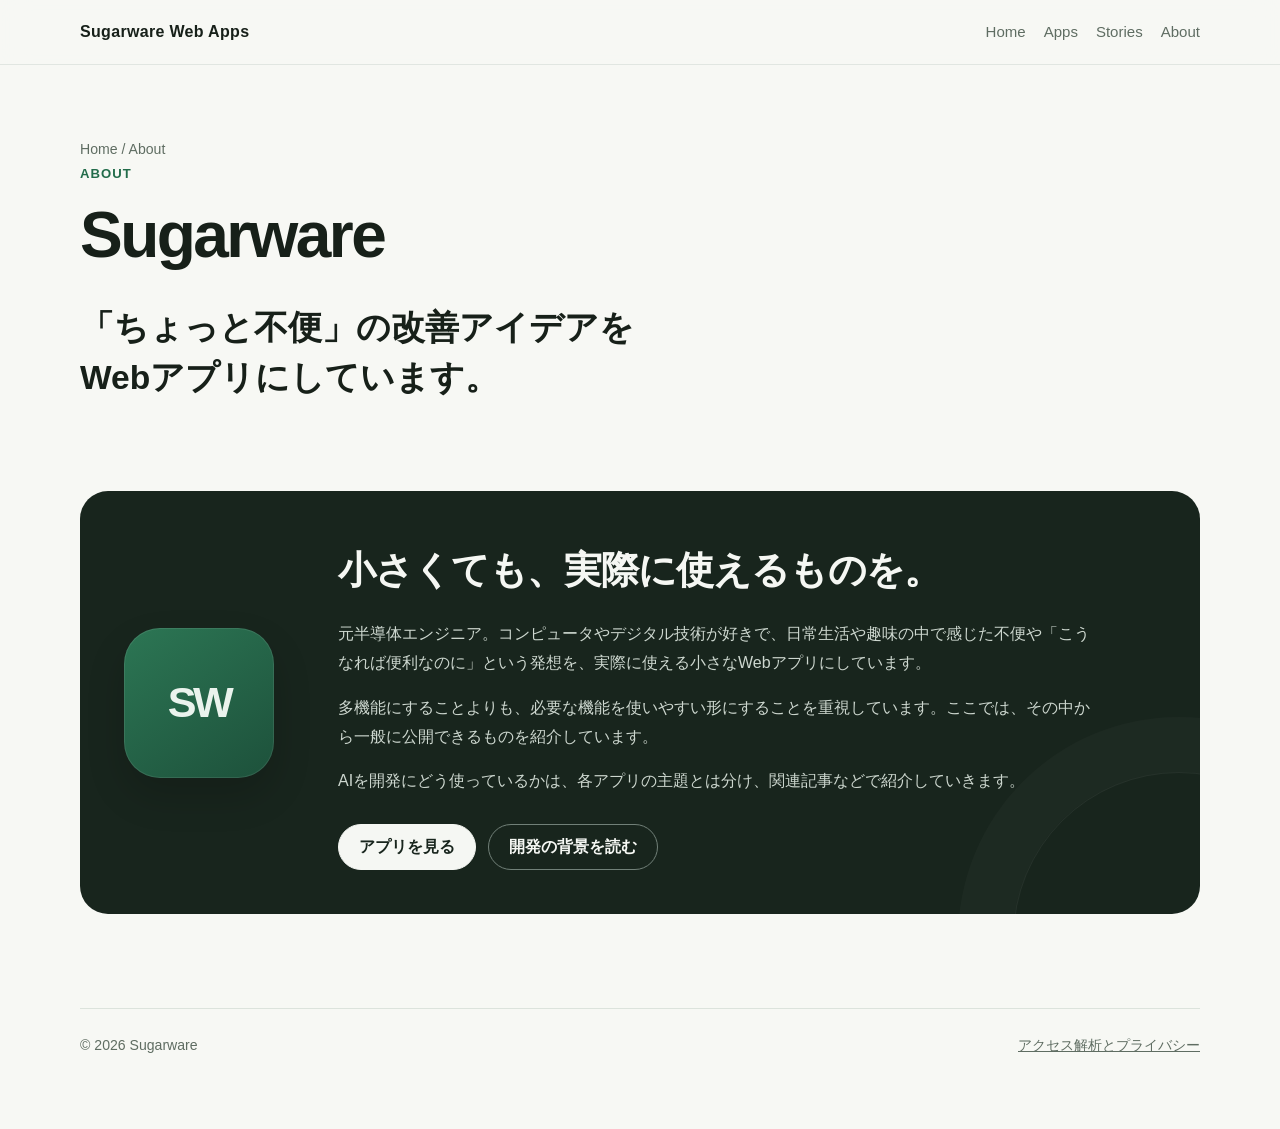
<file: about.html>
<!doctype html><html lang="ja"><head><meta charset="utf-8"><meta name="viewport" content="width=device-width,initial-scale=1"><title>About｜Sugarware Web Apps</title><meta name="description" content="SugarwareとWebアプリ開発について。"><link rel="canonical" href="https://sugarware.github.io/AppsWeb/about.html"><meta property="og:title" content="About｜Sugarware Web Apps"><meta property="og:description" content="SugarwareとWebアプリ開発について。"><meta property="og:type" content="profile"><meta property="og:url" content="https://sugarware.github.io/AppsWeb/about.html"><meta property="og:site_name" content="Sugarware Web Apps"><meta name="twitter:card" content="summary"><link rel="stylesheet" href="css/style.css"><script src="js/common.js" defer></script><script src="js/analytics.js" defer></script></head><body><header class="site-header"><div class="wrap nav"><a class="brand" href="index.html">Sugarware Web Apps</a><nav class="navlinks"><a href="index.html">Home</a><a href="apps.html">Apps</a><a href="stories.html">Stories</a><a href="about.html">About</a></nav></div></header>
<main><section class="app-hero"><div class="wrap"><div class="crumbs"><a href="index.html">Home</a> / About</div><div class="eyebrow">About</div><h1>Sugarware</h1><p class="about-lead">「ちょっと不便」の改善アイデアを<br>Webアプリにしています。</p></div></section>
<section class="section compact-section"><div class="wrap"><div class="aboutbox"><div class="about-accent" aria-hidden="true">SW</div><div class="about-content"><h2>小さくても、実際に使えるものを。</h2><p>元半導体エンジニア。コンピュータやデジタル技術が好きで、日常生活や趣味の中で感じた不便や「こうなれば便利なのに」という発想を、実際に使える小さなWebアプリにしています。</p><p>多機能にすることよりも、必要な機能を使いやすい形にすることを重視しています。ここでは、その中から一般に公開できるものを紹介しています。</p><p>AIを開発にどう使っているかは、各アプリの主題とは分け、関連記事などで紹介していきます。</p><div class="actions"><a class="btn light" href="apps.html">アプリを見る</a><a class="btn ghost-light" href="stories.html">開発の背景を読む</a></div></div></div></div></section></main><footer class="footer"><div class="wrap footer-row"><span>© <span data-year></span> Sugarware</span><span><a href="privacy.html">アクセス解析とプライバシー</a></span></div></footer></body></html>
</file>
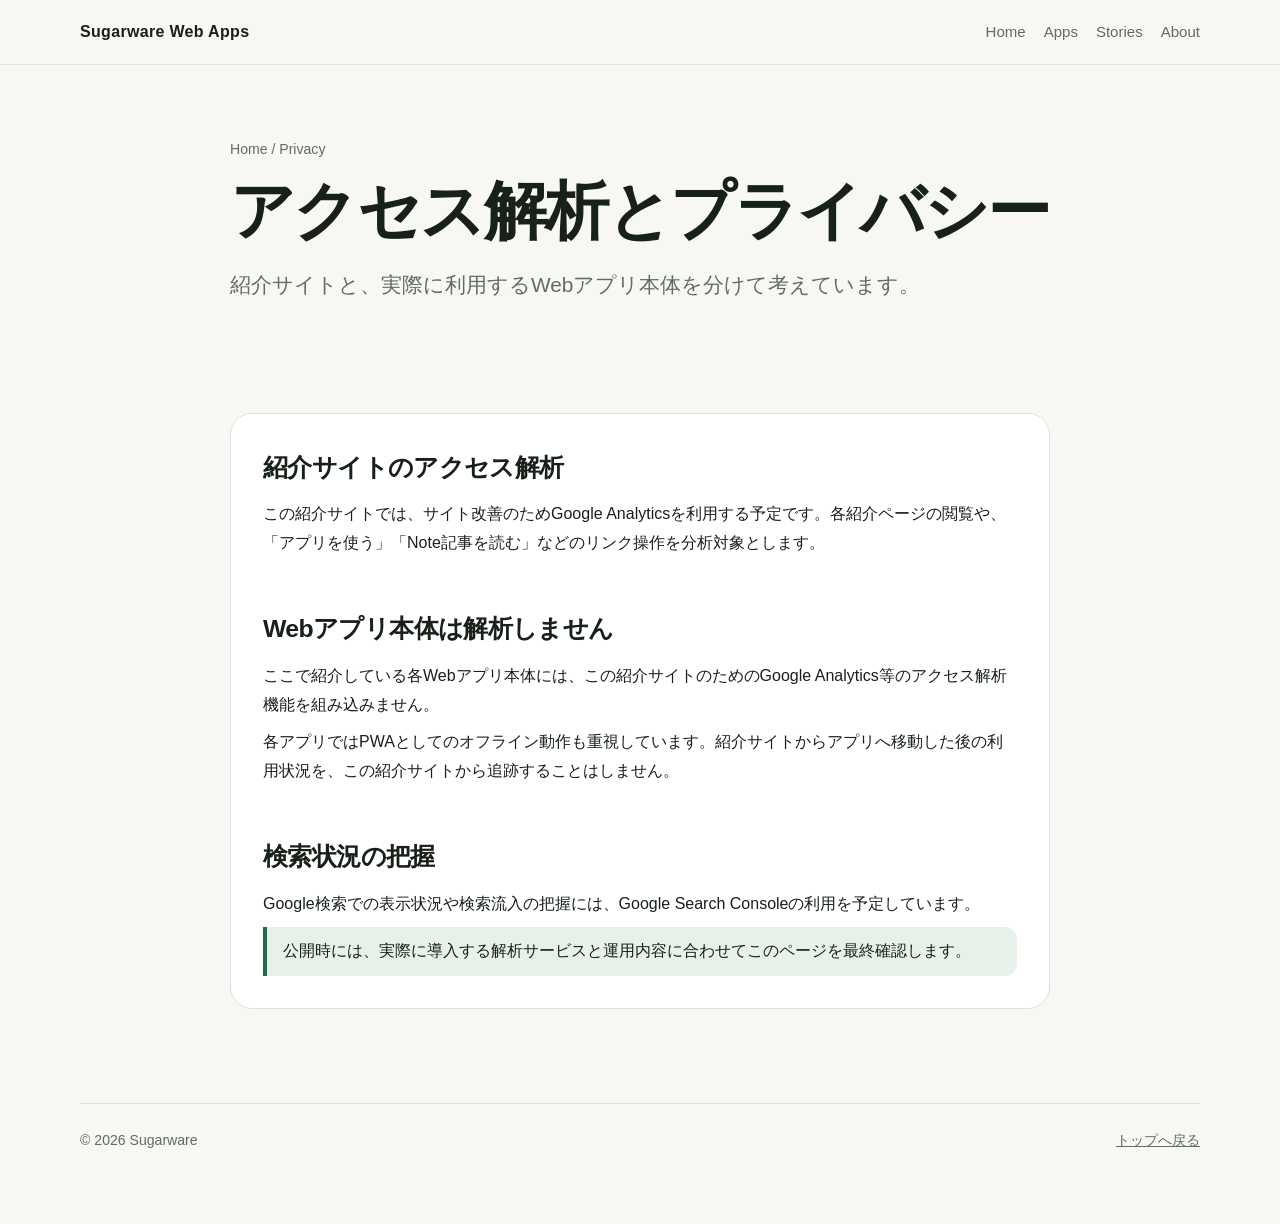
<file: privacy.html>
<!doctype html><html lang="ja"><head><meta charset="utf-8"><meta name="viewport" content="width=device-width,initial-scale=1"><title>アクセス解析とプライバシー｜Sugarware Web Apps</title><meta name="description" content="Sugarware Web Appsのアクセス解析とプライバシーについて。"><link rel="canonical" href="https://sugarware.github.io/AppsWeb/privacy.html"><meta property="og:title" content="アクセス解析とプライバシー｜Sugarware Web Apps"><meta property="og:description" content="Sugarware Web Appsのアクセス解析とプライバシーについて。"><meta property="og:type" content="website"><meta property="og:url" content="https://sugarware.github.io/AppsWeb/privacy.html"><meta property="og:site_name" content="Sugarware Web Apps"><meta name="twitter:card" content="summary"><link rel="stylesheet" href="css/style.css"><script src="js/common.js" defer></script><script src="js/analytics.js" defer></script></head><body><header class="site-header"><div class="wrap nav"><a class="brand" href="index.html">Sugarware Web Apps</a><nav class="navlinks"><a href="index.html">Home</a><a href="apps.html">Apps</a><a href="stories.html">Stories</a><a href="about.html">About</a></nav></div></header><main><section class="app-hero"><div class="wrap privacy"><div class="crumbs"><a href="index.html">Home</a> / Privacy</div><h1>アクセス解析とプライバシー</h1><p class="lead">紹介サイトと、実際に利用するWebアプリ本体を分けて考えています。</p></div></section><section class="section"><div class="wrap privacy prose"><h2>紹介サイトのアクセス解析</h2><p>この紹介サイトでは、サイト改善のためGoogle Analyticsを利用する予定です。各紹介ページの閲覧や、「アプリを使う」「Note記事を読む」などのリンク操作を分析対象とします。</p><h2>Webアプリ本体は解析しません</h2><p>ここで紹介している各Webアプリ本体には、この紹介サイトのためのGoogle Analytics等のアクセス解析機能を組み込みません。</p><p>各アプリではPWAとしてのオフライン動作も重視しています。紹介サイトからアプリへ移動した後の利用状況を、この紹介サイトから追跡することはしません。</p><h2>検索状況の把握</h2><p>Google検索での表示状況や検索流入の把握には、Google Search Consoleの利用を予定しています。</p><div class="notice">公開時には、実際に導入する解析サービスと運用内容に合わせてこのページを最終確認します。</div></div></section></main><footer class="footer"><div class="wrap footer-row"><span>© <span data-year></span> Sugarware</span><span><a href="index.html">トップへ戻る</a></span></div></footer></body></html>
</file>
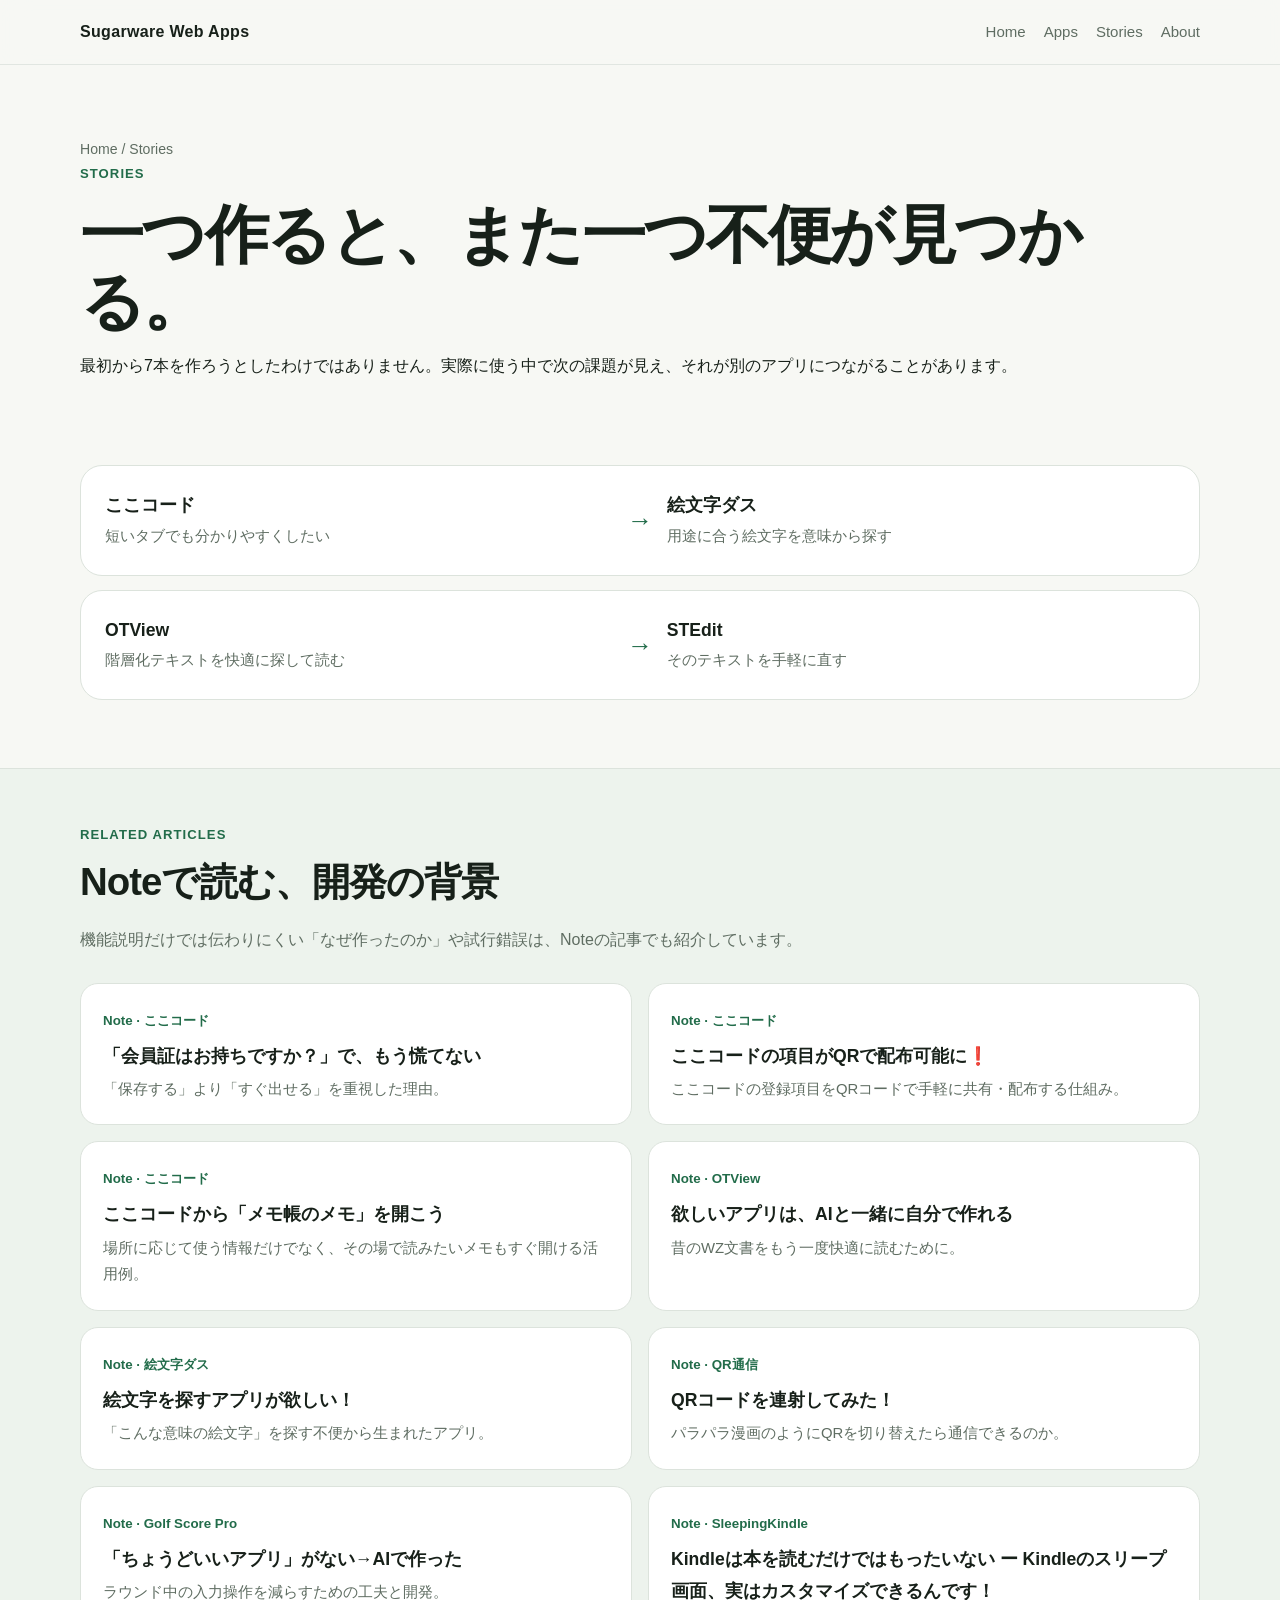
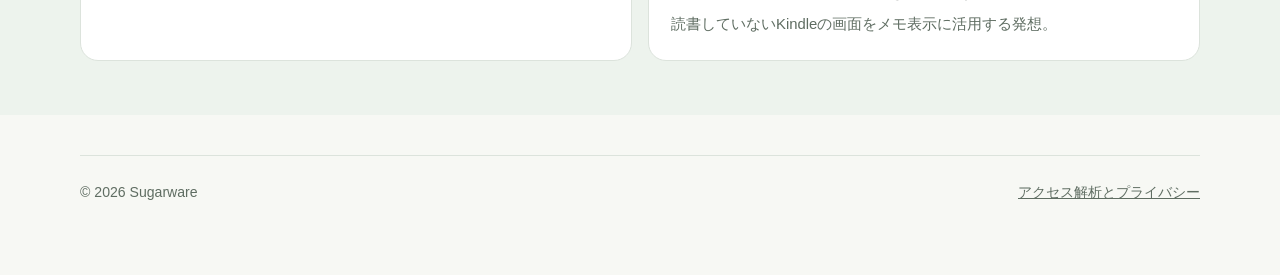
<file: stories.html>
<!doctype html><html lang="ja"><head><meta charset="utf-8"><meta name="viewport" content="width=device-width,initial-scale=1"><title>Stories｜Sugarware Web Apps</title><meta name="description" content="Webアプリが生まれた理由と、関連するNote記事。"><link rel="canonical" href="https://sugarware.github.io/AppsWeb/stories.html"><meta property="og:title" content="Stories｜Sugarware Web Apps"><meta property="og:description" content="Webアプリが生まれた理由と、関連するNote記事。"><meta property="og:type" content="website"><meta property="og:url" content="https://sugarware.github.io/AppsWeb/stories.html"><meta property="og:site_name" content="Sugarware Web Apps"><meta name="twitter:card" content="summary"><link rel="stylesheet" href="css/style.css"><script src="js/common.js" defer></script><script src="js/analytics.js" defer></script></head><body><header class="site-header"><div class="wrap nav"><a class="brand" href="index.html">Sugarware Web Apps</a><nav class="navlinks"><a href="index.html">Home</a><a href="apps.html">Apps</a><a href="stories.html">Stories</a><a href="about.html">About</a></nav></div></header>
<main><section class="app-hero"><div class="wrap"><div class="crumbs"><a href="index.html">Home</a> / Stories</div><div class="eyebrow">Stories</div><h1>一つ作ると、また一つ不便が見つかる。</h1><p>最初から7本を作ろうとしたわけではありません。実際に使う中で次の課題が見え、それが別のアプリにつながることがあります。</p></div></section>
<section class="section compact-section"><div class="wrap"><div class="relation"><div><strong>ここコード</strong><span>短いタブでも分かりやすくしたい</span></div><div class="arrow">→</div><div><strong>絵文字ダス</strong><span>用途に合う絵文字を意味から探す</span></div></div><div class="relation"><div><strong>OTView</strong><span>階層化テキストを快適に探して読む</span></div><div class="arrow">→</div><div><strong>STEdit</strong><span>そのテキストを手軽に直す</span></div></div></div></section>
<section class="section story-articles"><div class="wrap"><div class="eyebrow">Related articles</div><h2>Noteで読む、開発の背景</h2><p class="section-intro">機能説明だけでは伝わりにくい「なぜ作ったのか」や試行錯誤は、Noteの記事でも紹介しています。</p><div class="articles">
<a class="article" href="https://note.com/sugarware_note/n/n6e788b6f5660"><small>Note · ここコード</small><h3>「会員証はお持ちですか？」で、もう慌てない</h3><p>「保存する」より「すぐ出せる」を重視した理由。</p></a><a class="article" href="https://note.com/sugarware_note/n/n5218c3b4d787"><small>Note · ここコード</small><h3>ここコードの項目がQRで配布可能に❗️</h3><p>ここコードの登録項目をQRコードで手軽に共有・配布する仕組み。</p></a><a class="article" href="https://note.com/sugarware_note/n/naed56d51d95e"><small>Note · ここコード</small><h3>ここコードから「メモ帳のメモ」を開こう</h3><p>場所に応じて使う情報だけでなく、その場で読みたいメモもすぐ開ける活用例。</p></a>
<a class="article" href="https://note.com/sugarware_note/n/n36bebddf8e52"><small>Note · OTView</small><h3>欲しいアプリは、AIと一緒に自分で作れる</h3><p>昔のWZ文書をもう一度快適に読むために。</p></a>
<a class="article" href="https://note.com/sugarware_note/n/nee2f6c1d946f"><small>Note · 絵文字ダス</small><h3>絵文字を探すアプリが欲しい！</h3><p>「こんな意味の絵文字」を探す不便から生まれたアプリ。</p></a>
<a class="article" href="https://note.com/sugarware_note/n/n0b0062d118e1"><small>Note · QR通信</small><h3>QRコードを連射してみた！</h3><p>パラパラ漫画のようにQRを切り替えたら通信できるのか。</p></a>
<a class="article" href="https://note.com/sugarware_note/n/ne3e62596ab5d"><small>Note · Golf Score Pro</small><h3>「ちょうどいいアプリ」がない→AIで作った</h3><p>ラウンド中の入力操作を減らすための工夫と開発。</p></a>
<a class="article" href="https://note.com/sugarware_note/n/nc9565a6b372b"><small>Note · SleepingKindle</small><h3>Kindleは本を読むだけではもったいない ー Kindleのスリープ画面、実はカスタマイズできるんです！</h3><p>読書していないKindleの画面をメモ表示に活用する発想。</p></a>
</div></div></section></main><footer class="footer"><div class="wrap footer-row"><span>© <span data-year></span> Sugarware</span><span><a href="privacy.html">アクセス解析とプライバシー</a></span></div></footer></body></html>
</file>
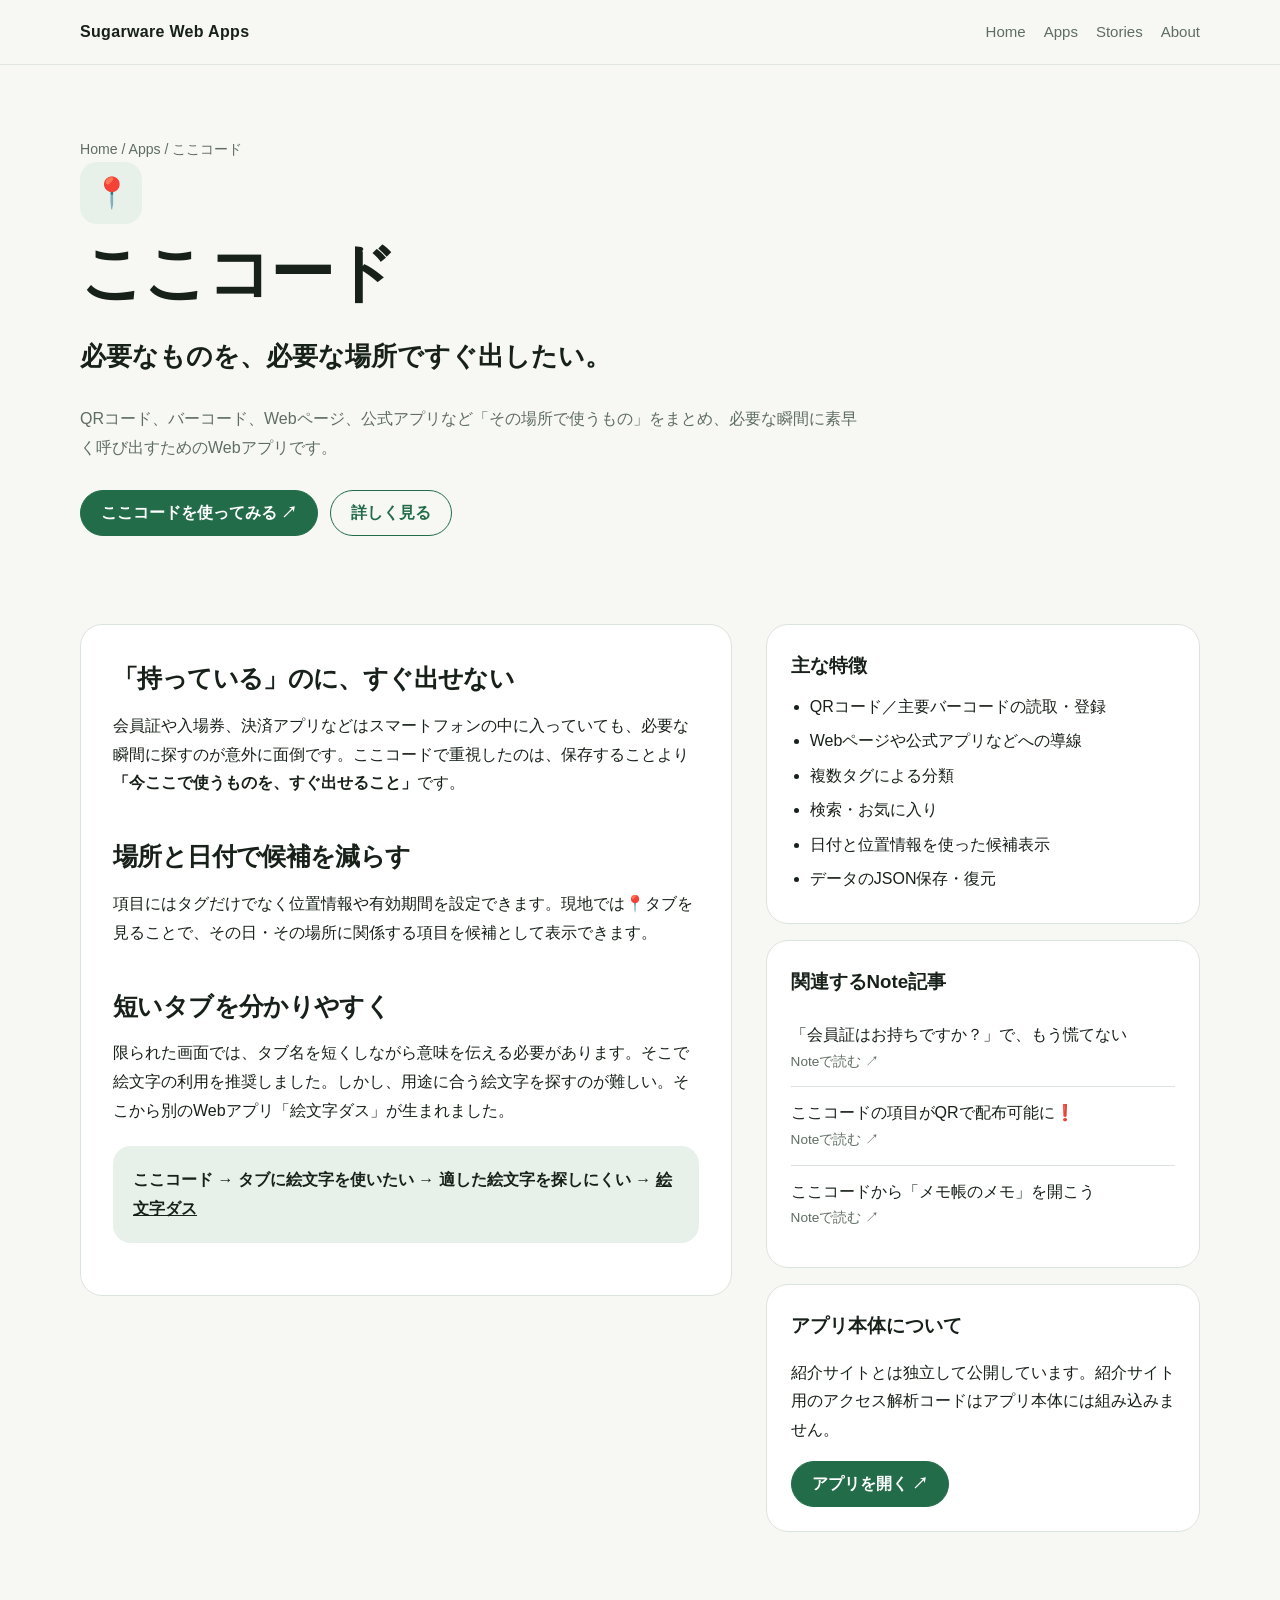
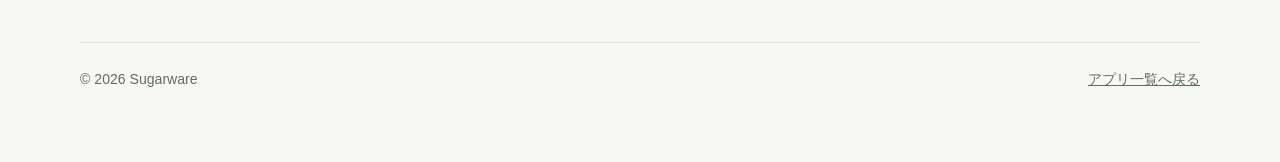
<file: apps/coco-code.html>
<!doctype html><html lang="ja"><head><meta charset="utf-8"><meta name="viewport" content="width=device-width,initial-scale=1"><title>ここコード｜Sugarware Web Apps</title><meta name="description" content="QRコード、バーコード、Webページ、公式アプリなど「その場所で使うもの」をまとめ、必要な瞬間に素早く呼び出すためのWebアプリです。"><link rel="canonical" href="https://sugarware.github.io/AppsWeb/apps/coco-code.html"><meta property="og:title" content="ここコード｜Sugarware Web Apps"><meta property="og:description" content="QRコード、バーコード、Webページ、公式アプリなど「その場所で使うもの」をまとめ、必要な瞬間に素早く呼び出すためのWebアプリです。"><meta property="og:type" content="article"><meta property="og:url" content="https://sugarware.github.io/AppsWeb/apps/coco-code.html"><meta property="og:site_name" content="Sugarware Web Apps"><meta name="twitter:card" content="summary"><link rel="stylesheet" href="../css/style.css"><script src="../js/common.js" defer></script><script src="../js/analytics.js" defer></script></head><body><header class="site-header"><div class="wrap nav"><a class="brand" href="../index.html">Sugarware Web Apps</a><nav class="navlinks"><a href="../index.html">Home</a><a href="../apps.html">Apps</a><a href="../stories.html">Stories</a><a href="../about.html">About</a></nav></div></header><main><section class="app-hero"><div class="wrap"><div class="crumbs"><a href="../index.html">Home</a> / Apps / ここコード</div><div class="app-mark">📍</div><h1>ここコード</h1><p class="app-tagline">必要なものを、必要な場所ですぐ出したい。</p><p class="app-summary">QRコード、バーコード、Webページ、公式アプリなど「その場所で使うもの」をまとめ、必要な瞬間に素早く呼び出すためのWebアプリです。</p><div class="actions"><a class="btn" data-track="app_launch" data-app="coco-code" href="https://sugarware.github.io/CoCo-Code/">ここコードを使ってみる ↗</a><a class="btn secondary" href="#details">詳しく見る</a></div></div></section><section class="section" id="details"><div class="wrap feature-layout"><article class="prose"><h2>「持っている」のに、すぐ出せない</h2><p>会員証や入場券、決済アプリなどはスマートフォンの中に入っていても、必要な瞬間に探すのが意外に面倒です。ここコードで重視したのは、保存することより<strong>「今ここで使うものを、すぐ出せること」</strong>です。</p><h2>場所と日付で候補を減らす</h2><p>項目にはタグだけでなく位置情報や有効期間を設定できます。現地では📍タブを見ることで、その日・その場所に関係する項目を候補として表示できます。</p><h2>短いタブを分かりやすく</h2><p>限られた画面では、タブ名を短くしながら意味を伝える必要があります。そこで絵文字の利用を推奨しました。しかし、用途に合う絵文字を探すのが難しい。そこから別のWebアプリ「絵文字ダス」が生まれました。</p><div class="flow">ここコード → タブに絵文字を使いたい → 適した絵文字を探しにくい → <a href="emoji-das.html" data-track="related_app_click" data-app="emoji-das">絵文字ダス</a></div></article><aside class="side"><div class="sidebox"><h3>主な特徴</h3><ul class="feature-list"><li>QRコード／主要バーコードの読取・登録</li><li>Webページや公式アプリなどへの導線</li><li>複数タグによる分類</li><li>検索・お気に入り</li><li>日付と位置情報を使った候補表示</li><li>データのJSON保存・復元</li></ul></div><div class="sidebox"><h3>関連するNote記事</h3><a class="note-link" data-track="note_click" data-app="coco-code" href="https://note.com/sugarware_note/n/n6e788b6f5660">「会員証はお持ちですか？」で、もう慌てない<span>Noteで読む ↗</span></a><a class="note-link" data-track="note_click" data-app="coco-code" href="https://note.com/sugarware_note/n/n5218c3b4d787">ここコードの項目がQRで配布可能に❗️<span>Noteで読む ↗</span></a><a class="note-link" data-track="note_click" data-app="coco-code" href="https://note.com/sugarware_note/n/naed56d51d95e">ここコードから「メモ帳のメモ」を開こう<span>Noteで読む ↗</span></a></div><div class="sidebox"><h3>アプリ本体について</h3><p>紹介サイトとは独立して公開しています。紹介サイト用のアクセス解析コードはアプリ本体には組み込みません。</p><a class="btn" data-track="app_launch" data-app="coco-code" href="https://sugarware.github.io/CoCo-Code/">アプリを開く ↗</a></div></aside></div></section></main><footer class="footer"><div class="wrap footer-row"><span>© <span data-year></span> Sugarware</span><span><a href="../index.html">アプリ一覧へ戻る</a></span></div></footer></body></html>
</file>
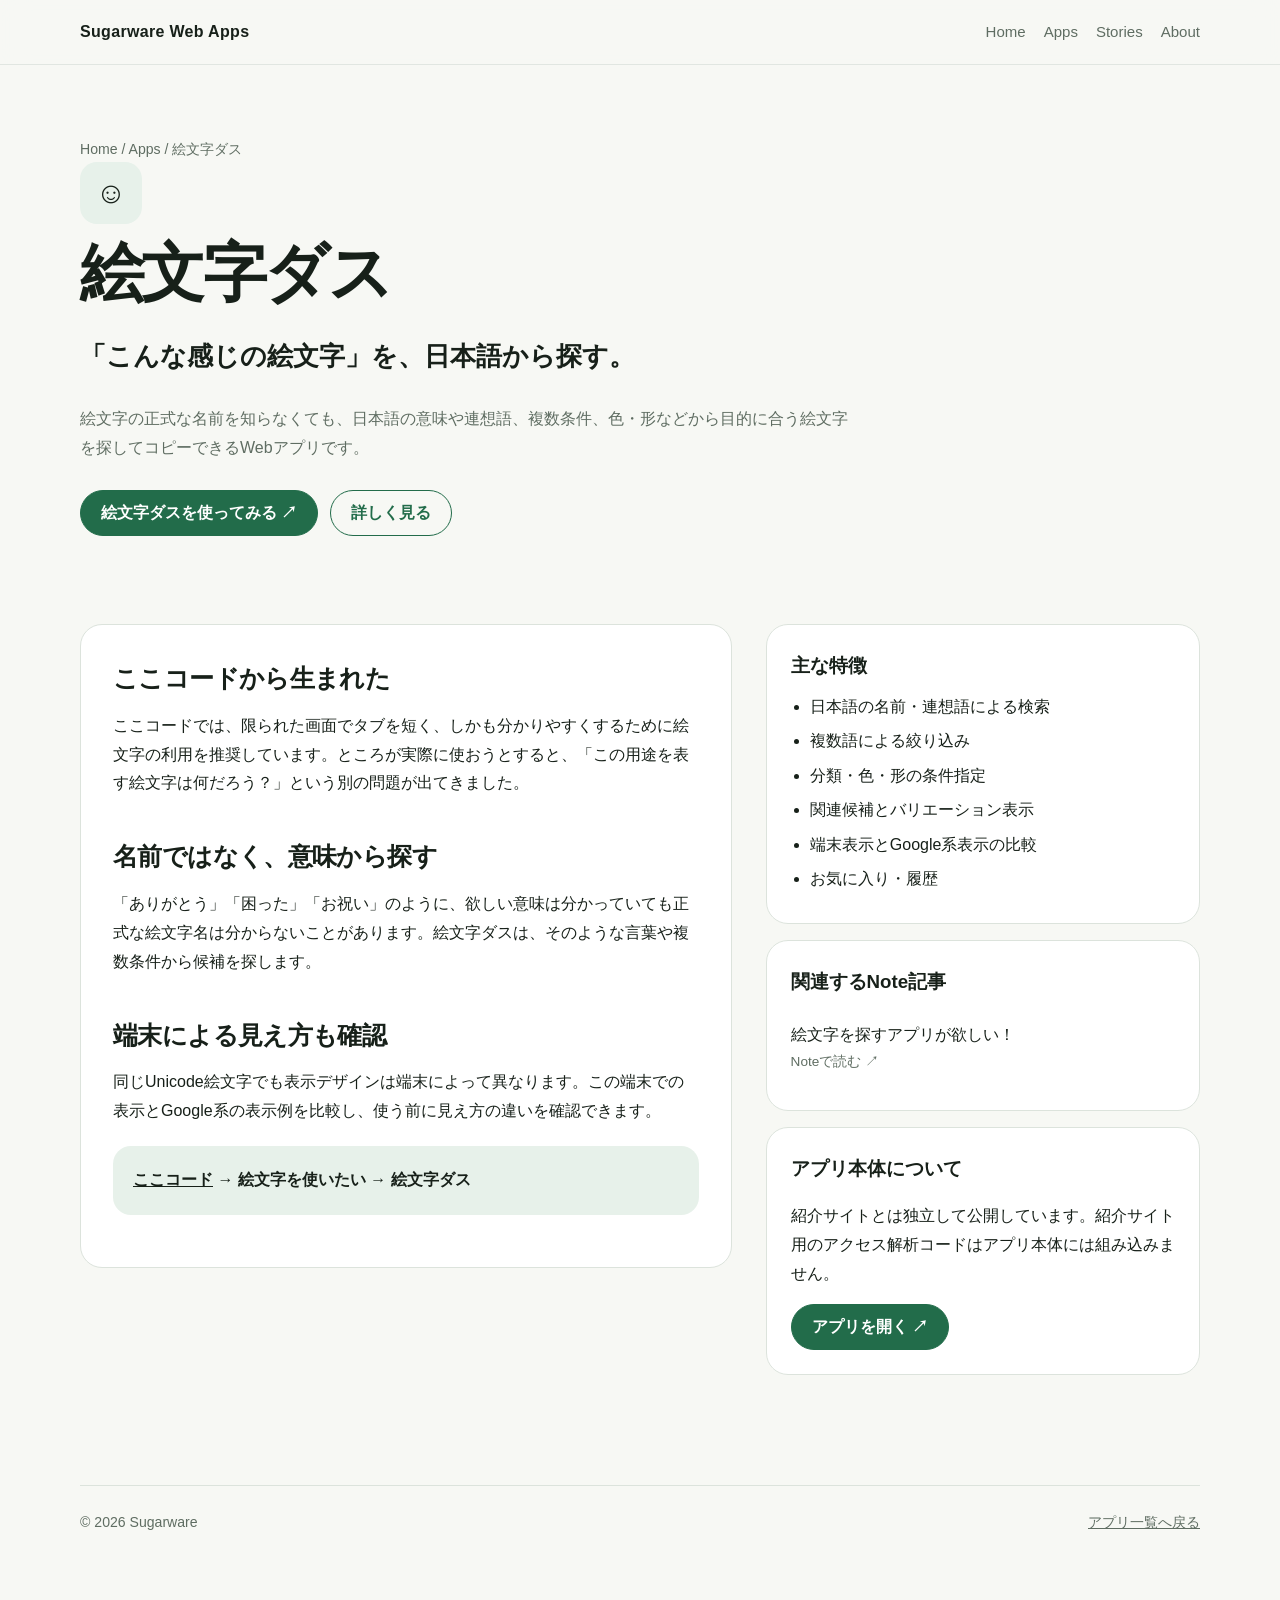
<file: apps/emoji-das.html>
<!doctype html><html lang="ja"><head><meta charset="utf-8"><meta name="viewport" content="width=device-width,initial-scale=1"><title>絵文字ダス｜Sugarware Web Apps</title><meta name="description" content="絵文字の正式な名前を知らなくても、日本語の意味や連想語、複数条件、色・形などから目的に合う絵文字を探してコピーできるWebアプリです。"><link rel="canonical" href="https://sugarware.github.io/AppsWeb/apps/emoji-das.html"><meta property="og:title" content="絵文字ダス｜Sugarware Web Apps"><meta property="og:description" content="絵文字の正式な名前を知らなくても、日本語の意味や連想語、複数条件、色・形などから目的に合う絵文字を探してコピーできるWebアプリです。"><meta property="og:type" content="article"><meta property="og:url" content="https://sugarware.github.io/AppsWeb/apps/emoji-das.html"><meta property="og:site_name" content="Sugarware Web Apps"><meta name="twitter:card" content="summary"><link rel="stylesheet" href="../css/style.css"><script src="../js/common.js" defer></script><script src="../js/analytics.js" defer></script></head><body><header class="site-header"><div class="wrap nav"><a class="brand" href="../index.html">Sugarware Web Apps</a><nav class="navlinks"><a href="../index.html">Home</a><a href="../apps.html">Apps</a><a href="../stories.html">Stories</a><a href="../about.html">About</a></nav></div></header><main><section class="app-hero"><div class="wrap"><div class="crumbs"><a href="../index.html">Home</a> / Apps / 絵文字ダス</div><div class="app-mark">☺</div><h1>絵文字ダス</h1><p class="app-tagline">「こんな感じの絵文字」を、日本語から探す。</p><p class="app-summary">絵文字の正式な名前を知らなくても、日本語の意味や連想語、複数条件、色・形などから目的に合う絵文字を探してコピーできるWebアプリです。</p><div class="actions"><a class="btn" data-track="app_launch" data-app="emoji-das" href="https://sugarware.github.io/EmojiDas/">絵文字ダスを使ってみる ↗</a><a class="btn secondary" href="#details">詳しく見る</a></div></div></section><section class="section" id="details"><div class="wrap feature-layout"><article class="prose"><h2>ここコードから生まれた</h2><p>ここコードでは、限られた画面でタブを短く、しかも分かりやすくするために絵文字の利用を推奨しています。ところが実際に使おうとすると、「この用途を表す絵文字は何だろう？」という別の問題が出てきました。</p><h2>名前ではなく、意味から探す</h2><p>「ありがとう」「困った」「お祝い」のように、欲しい意味は分かっていても正式な絵文字名は分からないことがあります。絵文字ダスは、そのような言葉や複数条件から候補を探します。</p><h2>端末による見え方も確認</h2><p>同じUnicode絵文字でも表示デザインは端末によって異なります。この端末での表示とGoogle系の表示例を比較し、使う前に見え方の違いを確認できます。</p><div class="flow"><a href="coco-code.html" data-track="related_app_click" data-app="coco-code">ここコード</a> → 絵文字を使いたい → 絵文字ダス</div></article><aside class="side"><div class="sidebox"><h3>主な特徴</h3><ul class="feature-list"><li>日本語の名前・連想語による検索</li><li>複数語による絞り込み</li><li>分類・色・形の条件指定</li><li>関連候補とバリエーション表示</li><li>端末表示とGoogle系表示の比較</li><li>お気に入り・履歴</li></ul></div><div class="sidebox"><h3>関連するNote記事</h3><a class="note-link" data-track="note_click" data-app="emoji-das" href="https://note.com/sugarware_note/n/nee2f6c1d946f">絵文字を探すアプリが欲しい！<span>Noteで読む ↗</span></a></div><div class="sidebox"><h3>アプリ本体について</h3><p>紹介サイトとは独立して公開しています。紹介サイト用のアクセス解析コードはアプリ本体には組み込みません。</p><a class="btn" data-track="app_launch" data-app="emoji-das" href="https://sugarware.github.io/EmojiDas/">アプリを開く ↗</a></div></aside></div></section></main><footer class="footer"><div class="wrap footer-row"><span>© <span data-year></span> Sugarware</span><span><a href="../index.html">アプリ一覧へ戻る</a></span></div></footer></body></html>
</file>
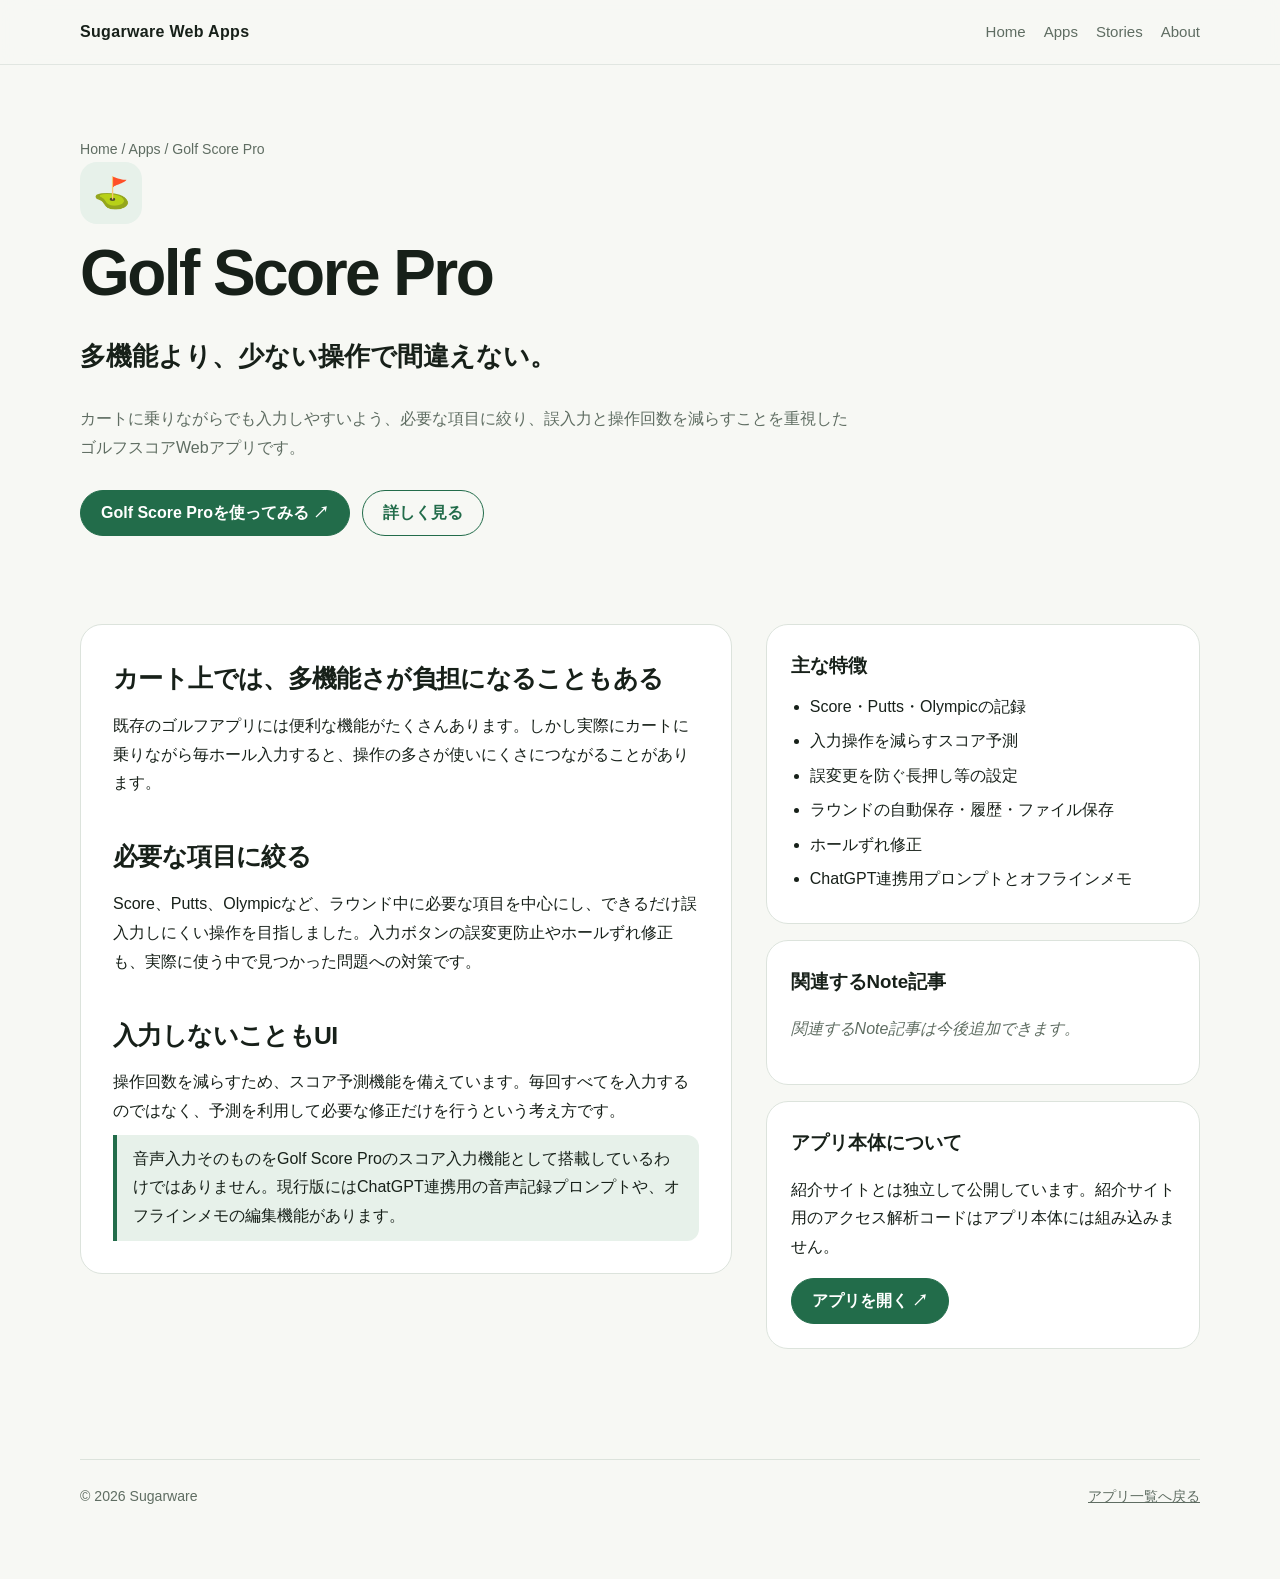
<file: apps/golf-score.html>
<!doctype html><html lang="ja"><head><meta charset="utf-8"><meta name="viewport" content="width=device-width,initial-scale=1"><title>Golf Score Pro｜Sugarware Web Apps</title><meta name="description" content="カートに乗りながらでも入力しやすいよう、必要な項目に絞り、誤入力と操作回数を減らすことを重視したゴルフスコアWebアプリです。"><link rel="canonical" href="https://sugarware.github.io/AppsWeb/apps/golf-score.html"><meta property="og:title" content="Golf Score Pro｜Sugarware Web Apps"><meta property="og:description" content="カートに乗りながらでも入力しやすいよう、必要な項目に絞り、誤入力と操作回数を減らすことを重視したゴルフスコアWebアプリです。"><meta property="og:type" content="article"><meta property="og:url" content="https://sugarware.github.io/AppsWeb/apps/golf-score.html"><meta property="og:site_name" content="Sugarware Web Apps"><meta name="twitter:card" content="summary"><link rel="stylesheet" href="../css/style.css"><script src="../js/common.js" defer></script><script src="../js/analytics.js" defer></script></head><body><header class="site-header"><div class="wrap nav"><a class="brand" href="../index.html">Sugarware Web Apps</a><nav class="navlinks"><a href="../index.html">Home</a><a href="../apps.html">Apps</a><a href="../stories.html">Stories</a><a href="../about.html">About</a></nav></div></header><main><section class="app-hero"><div class="wrap"><div class="crumbs"><a href="../index.html">Home</a> / Apps / Golf Score Pro</div><div class="app-mark">⛳</div><h1>Golf Score Pro</h1><p class="app-tagline">多機能より、少ない操作で間違えない。</p><p class="app-summary">カートに乗りながらでも入力しやすいよう、必要な項目に絞り、誤入力と操作回数を減らすことを重視したゴルフスコアWebアプリです。</p><div class="actions"><a class="btn" data-track="app_launch" data-app="golf-score" href="https://sugarware.github.io/GolfScore/">Golf Score Proを使ってみる ↗</a><a class="btn secondary" href="#details">詳しく見る</a></div></div></section><section class="section" id="details"><div class="wrap feature-layout"><article class="prose"><h2>カート上では、多機能さが負担になることもある</h2><p>既存のゴルフアプリには便利な機能がたくさんあります。しかし実際にカートに乗りながら毎ホール入力すると、操作の多さが使いにくさにつながることがあります。</p><h2>必要な項目に絞る</h2><p>Score、Putts、Olympicなど、ラウンド中に必要な項目を中心にし、できるだけ誤入力しにくい操作を目指しました。入力ボタンの誤変更防止やホールずれ修正も、実際に使う中で見つかった問題への対策です。</p><h2>入力しないこともUI</h2><p>操作回数を減らすため、スコア予測機能を備えています。毎回すべてを入力するのではなく、予測を利用して必要な修正だけを行うという考え方です。</p><div class="notice">音声入力そのものをGolf Score Proのスコア入力機能として搭載しているわけではありません。現行版にはChatGPT連携用の音声記録プロンプトや、オフラインメモの編集機能があります。</div></article><aside class="side"><div class="sidebox"><h3>主な特徴</h3><ul class="feature-list"><li>Score・Putts・Olympicの記録</li><li>入力操作を減らすスコア予測</li><li>誤変更を防ぐ長押し等の設定</li><li>ラウンドの自動保存・履歴・ファイル保存</li><li>ホールずれ修正</li><li>ChatGPT連携用プロンプトとオフラインメモ</li></ul></div><div class="sidebox"><h3>関連するNote記事</h3><p class="placeholder">関連するNote記事は今後追加できます。</p></div><div class="sidebox"><h3>アプリ本体について</h3><p>紹介サイトとは独立して公開しています。紹介サイト用のアクセス解析コードはアプリ本体には組み込みません。</p><a class="btn" data-track="app_launch" data-app="golf-score" href="https://sugarware.github.io/GolfScore/">アプリを開く ↗</a></div></aside></div></section></main><footer class="footer"><div class="wrap footer-row"><span>© <span data-year></span> Sugarware</span><span><a href="../index.html">アプリ一覧へ戻る</a></span></div></footer></body></html>
</file>
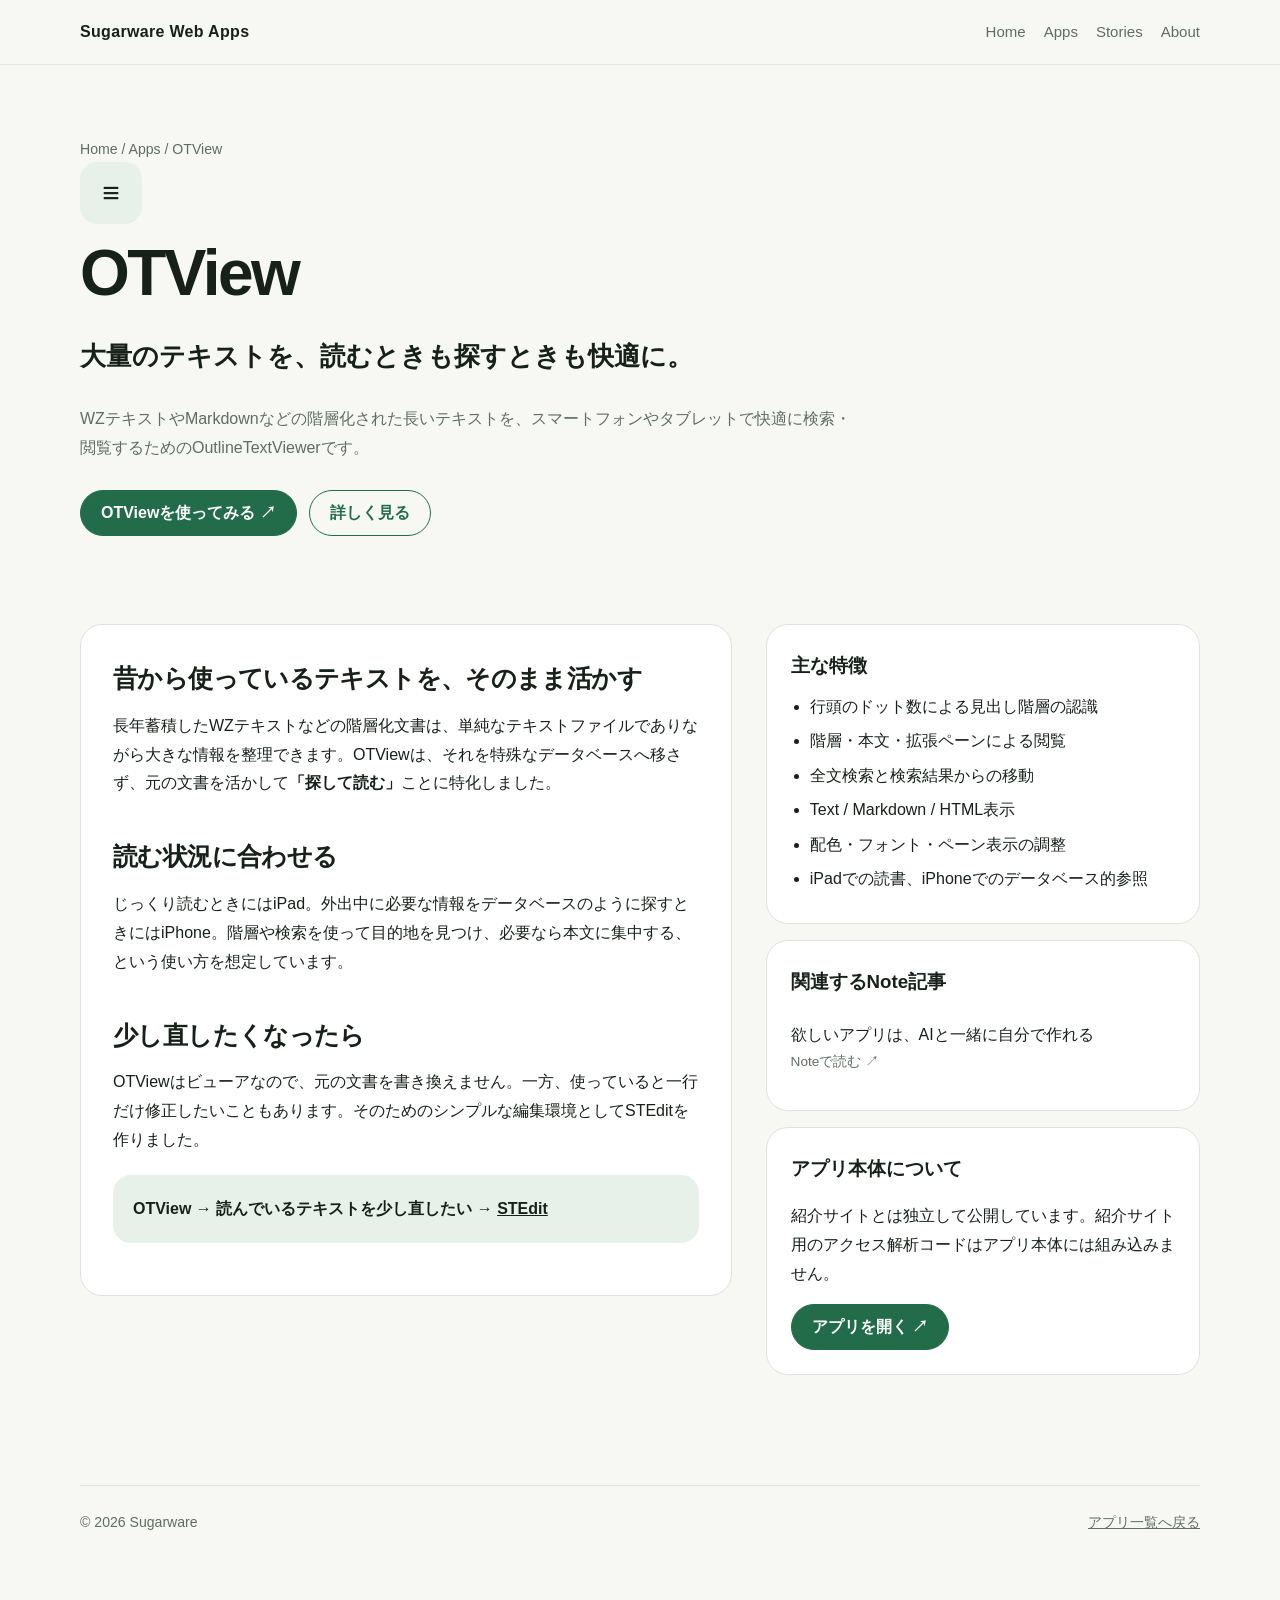
<file: apps/otview.html>
<!doctype html><html lang="ja"><head><meta charset="utf-8"><meta name="viewport" content="width=device-width,initial-scale=1"><title>OTView｜Sugarware Web Apps</title><meta name="description" content="WZテキストやMarkdownなどの階層化された長いテキストを、スマートフォンやタブレットで快適に検索・閲覧するためのOutlineTextViewerです。"><link rel="canonical" href="https://sugarware.github.io/AppsWeb/apps/otview.html"><meta property="og:title" content="OTView｜Sugarware Web Apps"><meta property="og:description" content="WZテキストやMarkdownなどの階層化された長いテキストを、スマートフォンやタブレットで快適に検索・閲覧するためのOutlineTextViewerです。"><meta property="og:type" content="article"><meta property="og:url" content="https://sugarware.github.io/AppsWeb/apps/otview.html"><meta property="og:site_name" content="Sugarware Web Apps"><meta name="twitter:card" content="summary"><link rel="stylesheet" href="../css/style.css"><script src="../js/common.js" defer></script><script src="../js/analytics.js" defer></script></head><body><header class="site-header"><div class="wrap nav"><a class="brand" href="../index.html">Sugarware Web Apps</a><nav class="navlinks"><a href="../index.html">Home</a><a href="../apps.html">Apps</a><a href="../stories.html">Stories</a><a href="../about.html">About</a></nav></div></header><main><section class="app-hero"><div class="wrap"><div class="crumbs"><a href="../index.html">Home</a> / Apps / OTView</div><div class="app-mark">≡</div><h1>OTView</h1><p class="app-tagline">大量のテキストを、読むときも探すときも快適に。</p><p class="app-summary">WZテキストやMarkdownなどの階層化された長いテキストを、スマートフォンやタブレットで快適に検索・閲覧するためのOutlineTextViewerです。</p><div class="actions"><a class="btn" data-track="app_launch" data-app="otview" href="https://sugarware.github.io/OTView/">OTViewを使ってみる ↗</a><a class="btn secondary" href="#details">詳しく見る</a></div></div></section><section class="section" id="details"><div class="wrap feature-layout"><article class="prose"><h2>昔から使っているテキストを、そのまま活かす</h2><p>長年蓄積したWZテキストなどの階層化文書は、単純なテキストファイルでありながら大きな情報を整理できます。OTViewは、それを特殊なデータベースへ移さず、元の文書を活かして<strong>「探して読む」</strong>ことに特化しました。</p><h2>読む状況に合わせる</h2><p>じっくり読むときにはiPad。外出中に必要な情報をデータベースのように探すときにはiPhone。階層や検索を使って目的地を見つけ、必要なら本文に集中する、という使い方を想定しています。</p><h2>少し直したくなったら</h2><p>OTViewはビューアなので、元の文書を書き換えません。一方、使っていると一行だけ修正したいこともあります。そのためのシンプルな編集環境としてSTEditを作りました。</p><div class="flow">OTView → 読んでいるテキストを少し直したい → <a href="stedit.html" data-track="related_app_click" data-app="stedit">STEdit</a></div></article><aside class="side"><div class="sidebox"><h3>主な特徴</h3><ul class="feature-list"><li>行頭のドット数による見出し階層の認識</li><li>階層・本文・拡張ペーンによる閲覧</li><li>全文検索と検索結果からの移動</li><li>Text / Markdown / HTML表示</li><li>配色・フォント・ペーン表示の調整</li><li>iPadでの読書、iPhoneでのデータベース的参照</li></ul></div><div class="sidebox"><h3>関連するNote記事</h3><a class="note-link" data-track="note_click" data-app="otview" href="https://note.com/sugarware_note/n/n36bebddf8e52">欲しいアプリは、AIと一緒に自分で作れる<span>Noteで読む ↗</span></a></div><div class="sidebox"><h3>アプリ本体について</h3><p>紹介サイトとは独立して公開しています。紹介サイト用のアクセス解析コードはアプリ本体には組み込みません。</p><a class="btn" data-track="app_launch" data-app="otview" href="https://sugarware.github.io/OTView/">アプリを開く ↗</a></div></aside></div></section></main><footer class="footer"><div class="wrap footer-row"><span>© <span data-year></span> Sugarware</span><span><a href="../index.html">アプリ一覧へ戻る</a></span></div></footer></body></html>
</file>
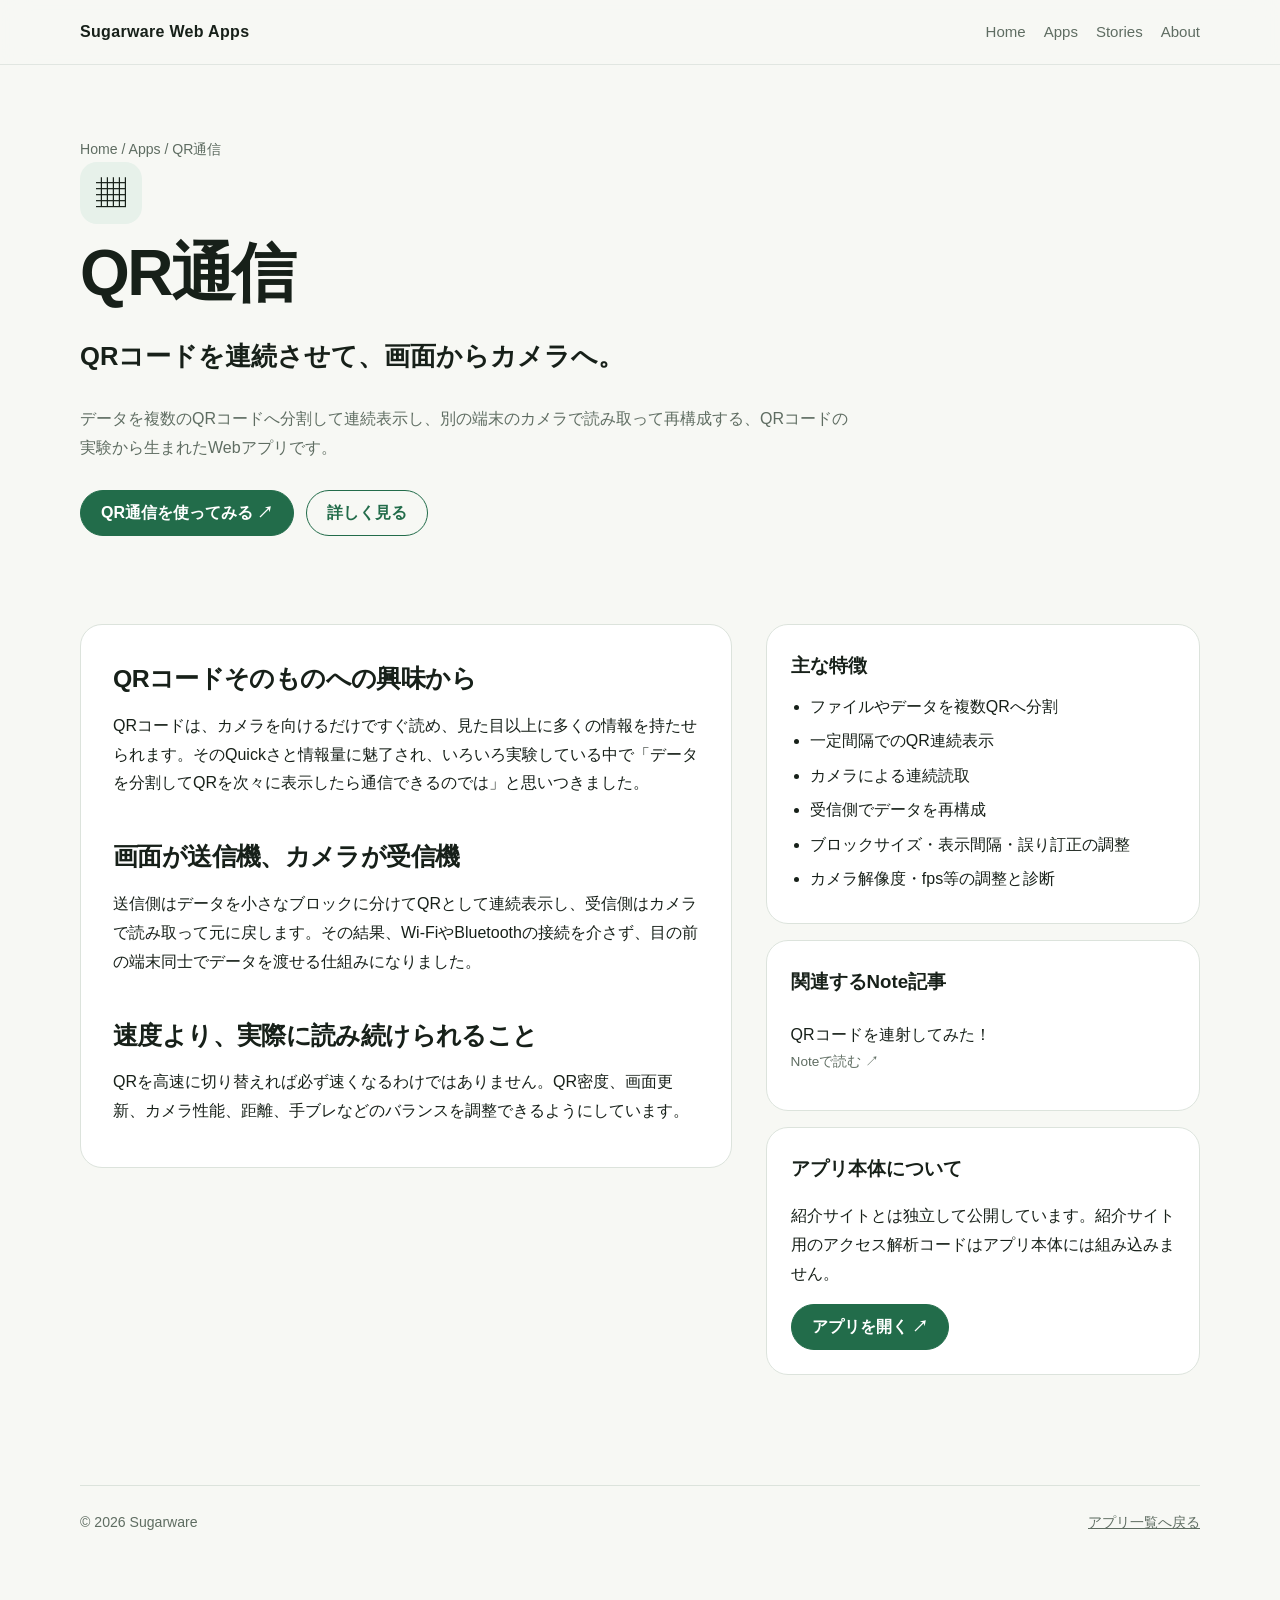
<file: apps/qr-comm.html>
<!doctype html><html lang="ja"><head><meta charset="utf-8"><meta name="viewport" content="width=device-width,initial-scale=1"><title>QR通信｜Sugarware Web Apps</title><meta name="description" content="データを複数のQRコードへ分割して連続表示し、別の端末のカメラで読み取って再構成する、QRコードの実験から生まれたWebアプリです。"><link rel="canonical" href="https://sugarware.github.io/AppsWeb/apps/qr-comm.html"><meta property="og:title" content="QR通信｜Sugarware Web Apps"><meta property="og:description" content="データを複数のQRコードへ分割して連続表示し、別の端末のカメラで読み取って再構成する、QRコードの実験から生まれたWebアプリです。"><meta property="og:type" content="article"><meta property="og:url" content="https://sugarware.github.io/AppsWeb/apps/qr-comm.html"><meta property="og:site_name" content="Sugarware Web Apps"><meta name="twitter:card" content="summary"><link rel="stylesheet" href="../css/style.css"><script src="../js/common.js" defer></script><script src="../js/analytics.js" defer></script></head><body><header class="site-header"><div class="wrap nav"><a class="brand" href="../index.html">Sugarware Web Apps</a><nav class="navlinks"><a href="../index.html">Home</a><a href="../apps.html">Apps</a><a href="../stories.html">Stories</a><a href="../about.html">About</a></nav></div></header><main><section class="app-hero"><div class="wrap"><div class="crumbs"><a href="../index.html">Home</a> / Apps / QR通信</div><div class="app-mark">▦</div><h1>QR通信</h1><p class="app-tagline">QRコードを連続させて、画面からカメラへ。</p><p class="app-summary">データを複数のQRコードへ分割して連続表示し、別の端末のカメラで読み取って再構成する、QRコードの実験から生まれたWebアプリです。</p><div class="actions"><a class="btn" data-track="app_launch" data-app="qr-comm" href="https://sugarware.github.io/QR-Comm/">QR通信を使ってみる ↗</a><a class="btn secondary" href="#details">詳しく見る</a></div></div></section><section class="section" id="details"><div class="wrap feature-layout"><article class="prose"><h2>QRコードそのものへの興味から</h2><p>QRコードは、カメラを向けるだけですぐ読め、見た目以上に多くの情報を持たせられます。そのQuickさと情報量に魅了され、いろいろ実験している中で「データを分割してQRを次々に表示したら通信できるのでは」と思いつきました。</p><h2>画面が送信機、カメラが受信機</h2><p>送信側はデータを小さなブロックに分けてQRとして連続表示し、受信側はカメラで読み取って元に戻します。その結果、Wi‑FiやBluetoothの接続を介さず、目の前の端末同士でデータを渡せる仕組みになりました。</p><h2>速度より、実際に読み続けられること</h2><p>QRを高速に切り替えれば必ず速くなるわけではありません。QR密度、画面更新、カメラ性能、距離、手ブレなどのバランスを調整できるようにしています。</p></article><aside class="side"><div class="sidebox"><h3>主な特徴</h3><ul class="feature-list"><li>ファイルやデータを複数QRへ分割</li><li>一定間隔でのQR連続表示</li><li>カメラによる連続読取</li><li>受信側でデータを再構成</li><li>ブロックサイズ・表示間隔・誤り訂正の調整</li><li>カメラ解像度・fps等の調整と診断</li></ul></div><div class="sidebox"><h3>関連するNote記事</h3><a class="note-link" data-track="note_click" data-app="qr-comm" href="https://note.com/sugarware_note/n/n0b0062d118e1">QRコードを連射してみた！<span>Noteで読む ↗</span></a></div><div class="sidebox"><h3>アプリ本体について</h3><p>紹介サイトとは独立して公開しています。紹介サイト用のアクセス解析コードはアプリ本体には組み込みません。</p><a class="btn" data-track="app_launch" data-app="qr-comm" href="https://sugarware.github.io/QR-Comm/">アプリを開く ↗</a></div></aside></div></section></main><footer class="footer"><div class="wrap footer-row"><span>© <span data-year></span> Sugarware</span><span><a href="../index.html">アプリ一覧へ戻る</a></span></div></footer></body></html>
</file>
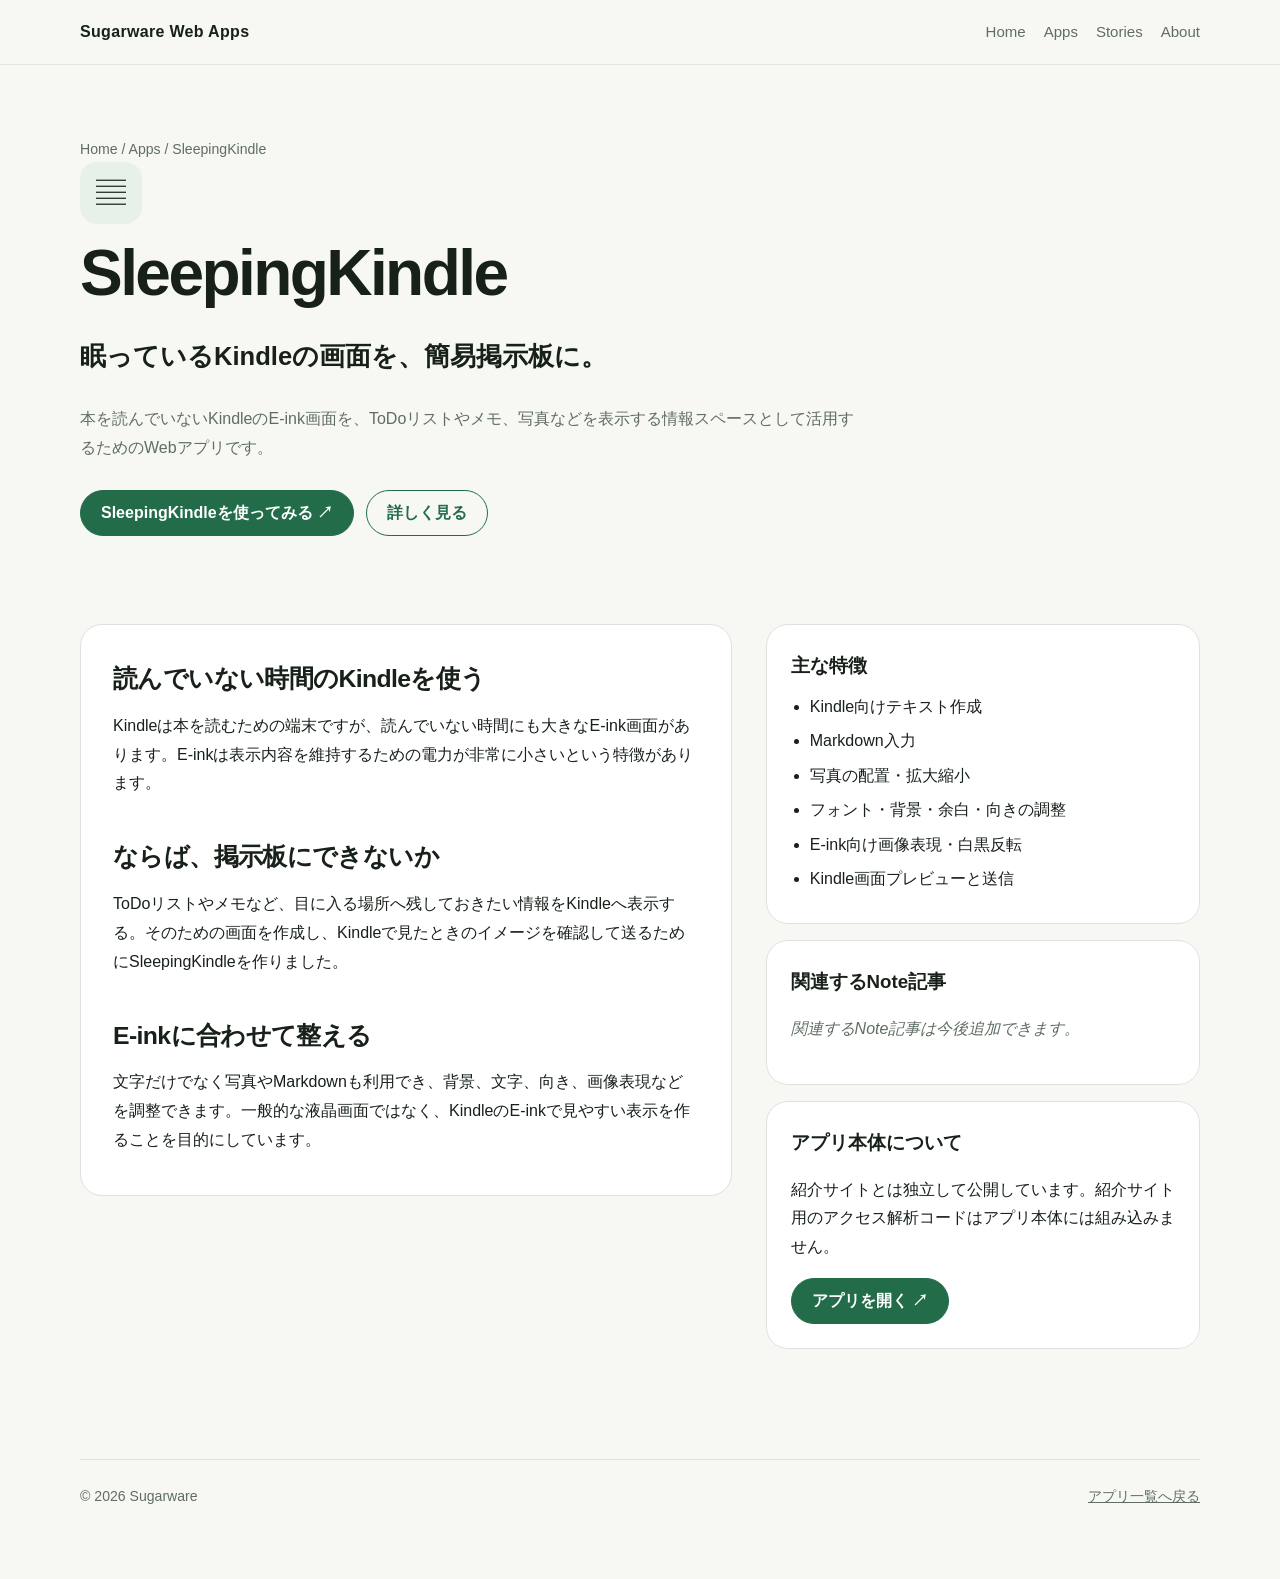
<file: apps/sleeping-kindle.html>
<!doctype html><html lang="ja"><head><meta charset="utf-8"><meta name="viewport" content="width=device-width,initial-scale=1"><title>SleepingKindle｜Sugarware Web Apps</title><meta name="description" content="本を読んでいないKindleのE-ink画面を、ToDoリストやメモ、写真などを表示する情報スペースとして活用するためのWebアプリです。"><link rel="canonical" href="https://sugarware.github.io/AppsWeb/apps/sleeping-kindle.html"><meta property="og:title" content="SleepingKindle｜Sugarware Web Apps"><meta property="og:description" content="本を読んでいないKindleのE-ink画面を、ToDoリストやメモ、写真などを表示する情報スペースとして活用するためのWebアプリです。"><meta property="og:type" content="article"><meta property="og:url" content="https://sugarware.github.io/AppsWeb/apps/sleeping-kindle.html"><meta property="og:site_name" content="Sugarware Web Apps"><meta name="twitter:card" content="summary"><link rel="stylesheet" href="../css/style.css"><script src="../js/common.js" defer></script><script src="../js/analytics.js" defer></script></head><body><header class="site-header"><div class="wrap nav"><a class="brand" href="../index.html">Sugarware Web Apps</a><nav class="navlinks"><a href="../index.html">Home</a><a href="../apps.html">Apps</a><a href="../stories.html">Stories</a><a href="../about.html">About</a></nav></div></header><main><section class="app-hero"><div class="wrap"><div class="crumbs"><a href="../index.html">Home</a> / Apps / SleepingKindle</div><div class="app-mark">▤</div><h1>SleepingKindle</h1><p class="app-tagline">眠っているKindleの画面を、簡易掲示板に。</p><p class="app-summary">本を読んでいないKindleのE-ink画面を、ToDoリストやメモ、写真などを表示する情報スペースとして活用するためのWebアプリです。</p><div class="actions"><a class="btn" data-track="app_launch" data-app="sleeping-kindle" href="https://sugarware.github.io/KindleBoard/">SleepingKindleを使ってみる ↗</a><a class="btn secondary" href="#details">詳しく見る</a></div></div></section><section class="section" id="details"><div class="wrap feature-layout"><article class="prose"><h2>読んでいない時間のKindleを使う</h2><p>Kindleは本を読むための端末ですが、読んでいない時間にも大きなE-ink画面があります。E-inkは表示内容を維持するための電力が非常に小さいという特徴があります。</p><h2>ならば、掲示板にできないか</h2><p>ToDoリストやメモなど、目に入る場所へ残しておきたい情報をKindleへ表示する。そのための画面を作成し、Kindleで見たときのイメージを確認して送るためにSleepingKindleを作りました。</p><h2>E-inkに合わせて整える</h2><p>文字だけでなく写真やMarkdownも利用でき、背景、文字、向き、画像表現などを調整できます。一般的な液晶画面ではなく、KindleのE-inkで見やすい表示を作ることを目的にしています。</p></article><aside class="side"><div class="sidebox"><h3>主な特徴</h3><ul class="feature-list"><li>Kindle向けテキスト作成</li><li>Markdown入力</li><li>写真の配置・拡大縮小</li><li>フォント・背景・余白・向きの調整</li><li>E-ink向け画像表現・白黒反転</li><li>Kindle画面プレビューと送信</li></ul></div><div class="sidebox"><h3>関連するNote記事</h3><p class="placeholder">関連するNote記事は今後追加できます。</p></div><div class="sidebox"><h3>アプリ本体について</h3><p>紹介サイトとは独立して公開しています。紹介サイト用のアクセス解析コードはアプリ本体には組み込みません。</p><a class="btn" data-track="app_launch" data-app="sleeping-kindle" href="https://sugarware.github.io/KindleBoard/">アプリを開く ↗</a></div></aside></div></section></main><footer class="footer"><div class="wrap footer-row"><span>© <span data-year></span> Sugarware</span><span><a href="../index.html">アプリ一覧へ戻る</a></span></div></footer></body></html>
</file>
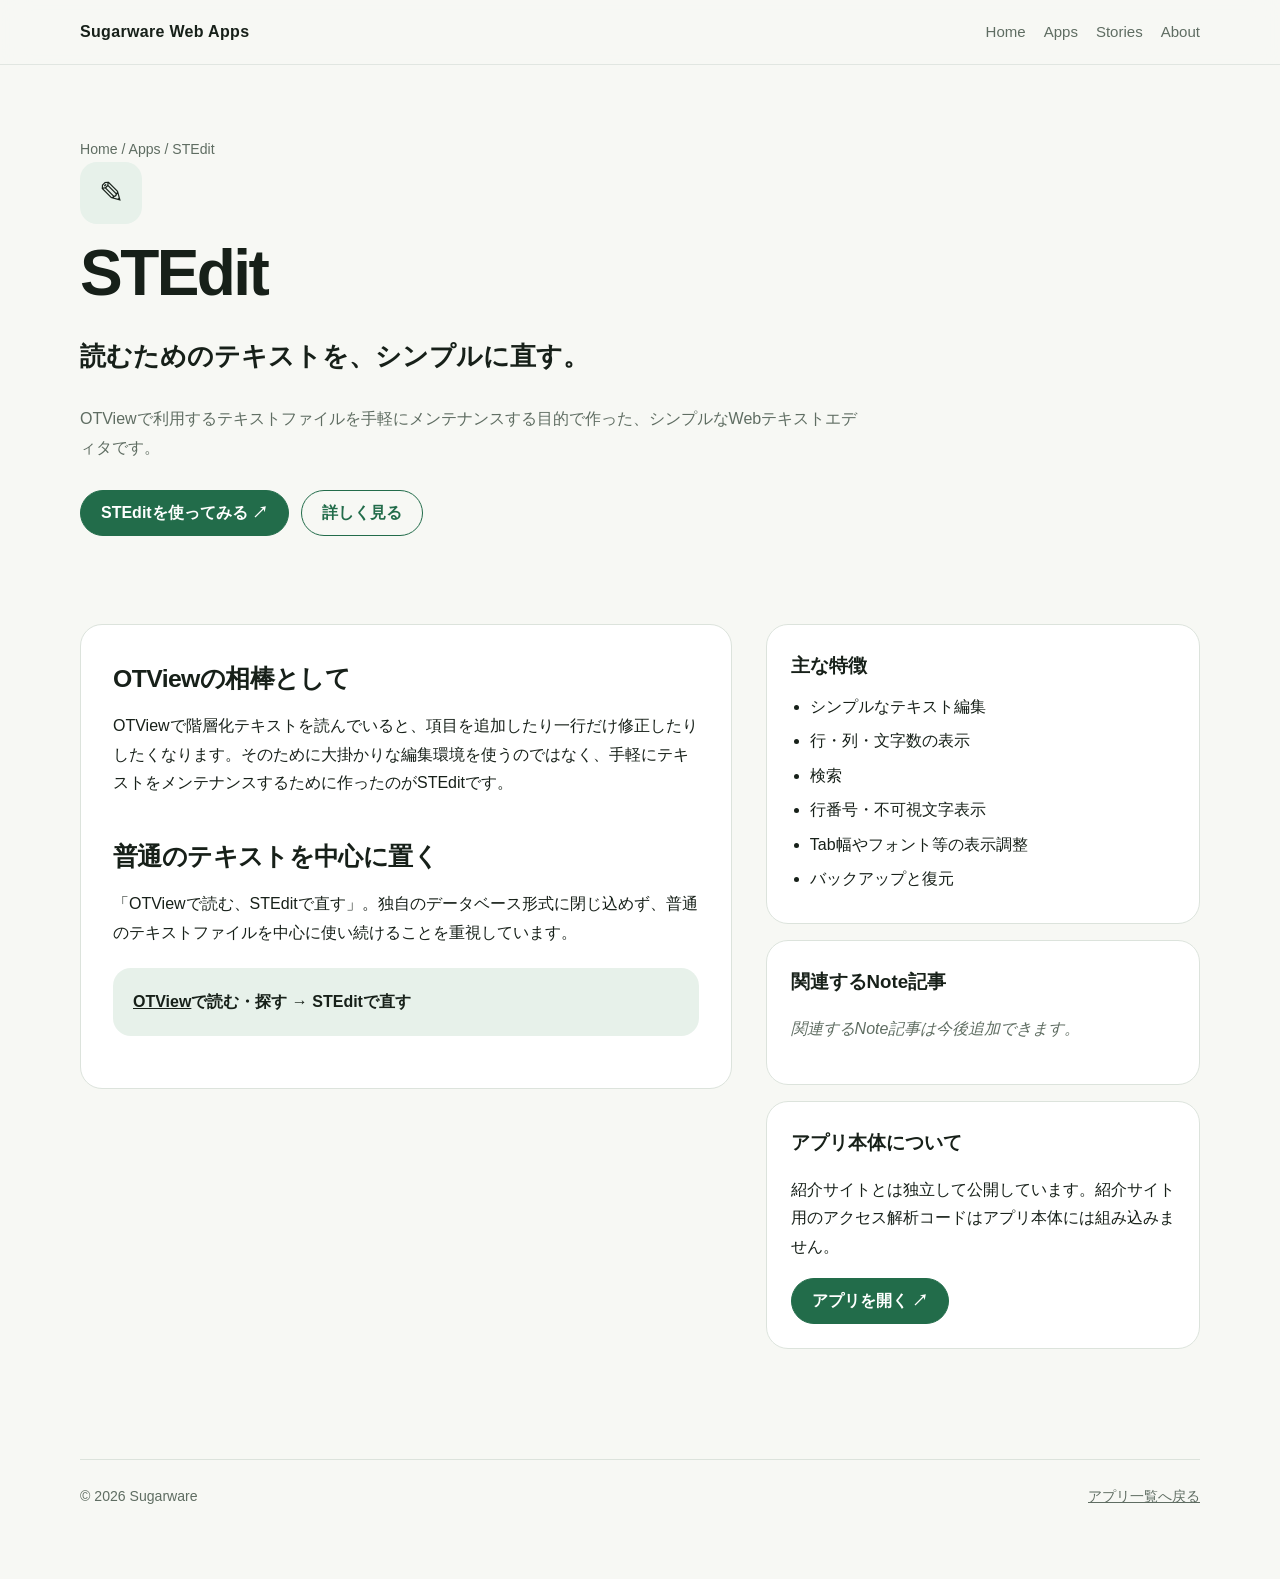
<file: apps/stedit.html>
<!doctype html><html lang="ja"><head><meta charset="utf-8"><meta name="viewport" content="width=device-width,initial-scale=1"><title>STEdit｜Sugarware Web Apps</title><meta name="description" content="OTViewで利用するテキストファイルを手軽にメンテナンスする目的で作った、シンプルなWebテキストエディタです。"><link rel="canonical" href="https://sugarware.github.io/AppsWeb/apps/stedit.html"><meta property="og:title" content="STEdit｜Sugarware Web Apps"><meta property="og:description" content="OTViewで利用するテキストファイルを手軽にメンテナンスする目的で作った、シンプルなWebテキストエディタです。"><meta property="og:type" content="article"><meta property="og:url" content="https://sugarware.github.io/AppsWeb/apps/stedit.html"><meta property="og:site_name" content="Sugarware Web Apps"><meta name="twitter:card" content="summary"><link rel="stylesheet" href="../css/style.css"><script src="../js/common.js" defer></script><script src="../js/analytics.js" defer></script></head><body><header class="site-header"><div class="wrap nav"><a class="brand" href="../index.html">Sugarware Web Apps</a><nav class="navlinks"><a href="../index.html">Home</a><a href="../apps.html">Apps</a><a href="../stories.html">Stories</a><a href="../about.html">About</a></nav></div></header><main><section class="app-hero"><div class="wrap"><div class="crumbs"><a href="../index.html">Home</a> / Apps / STEdit</div><div class="app-mark">✎</div><h1>STEdit</h1><p class="app-tagline">読むためのテキストを、シンプルに直す。</p><p class="app-summary">OTViewで利用するテキストファイルを手軽にメンテナンスする目的で作った、シンプルなWebテキストエディタです。</p><div class="actions"><a class="btn" data-track="app_launch" data-app="stedit" href="https://sugarware.github.io/STEdit/">STEditを使ってみる ↗</a><a class="btn secondary" href="#details">詳しく見る</a></div></div></section><section class="section" id="details"><div class="wrap feature-layout"><article class="prose"><h2>OTViewの相棒として</h2><p>OTViewで階層化テキストを読んでいると、項目を追加したり一行だけ修正したりしたくなります。そのために大掛かりな編集環境を使うのではなく、手軽にテキストをメンテナンスするために作ったのがSTEditです。</p><h2>普通のテキストを中心に置く</h2><p>「OTViewで読む、STEditで直す」。独自のデータベース形式に閉じ込めず、普通のテキストファイルを中心に使い続けることを重視しています。</p><div class="flow"><a href="otview.html" data-track="related_app_click" data-app="otview">OTView</a>で読む・探す → STEditで直す</div></article><aside class="side"><div class="sidebox"><h3>主な特徴</h3><ul class="feature-list"><li>シンプルなテキスト編集</li><li>行・列・文字数の表示</li><li>検索</li><li>行番号・不可視文字表示</li><li>Tab幅やフォント等の表示調整</li><li>バックアップと復元</li></ul></div><div class="sidebox"><h3>関連するNote記事</h3><p class="placeholder">関連するNote記事は今後追加できます。</p></div><div class="sidebox"><h3>アプリ本体について</h3><p>紹介サイトとは独立して公開しています。紹介サイト用のアクセス解析コードはアプリ本体には組み込みません。</p><a class="btn" data-track="app_launch" data-app="stedit" href="https://sugarware.github.io/STEdit/">アプリを開く ↗</a></div></aside></div></section></main><footer class="footer"><div class="wrap footer-row"><span>© <span data-year></span> Sugarware</span><span><a href="../index.html">アプリ一覧へ戻る</a></span></div></footer></body></html>
</file>
<file: css/style.css>
:root{--bg:#f7f8f4;--surface:#fff;--text:#172019;--muted:#5f6d62;--line:#dce3dc;--accent:#226c4a;--accent2:#e7f1ea;--shadow:0 10px 30px rgba(23,32,25,.07);--radius:22px;--max:1120px}*{box-sizing:border-box}html{scroll-behavior:smooth}body{margin:0;font-family:-apple-system,BlinkMacSystemFont,"Segoe UI","Hiragino Sans","Yu Gothic UI","Yu Gothic",Meiryo,sans-serif;background:var(--bg);color:var(--text);line-height:1.8}a{color:inherit}img{max-width:100%}.wrap{width:min(var(--max),calc(100% - 36px));margin:auto}.site-header{position:sticky;top:0;z-index:20;background:rgba(247,248,244,.9);backdrop-filter:blur(14px);border-bottom:1px solid rgba(220,227,220,.8)}.nav{min-height:64px;display:flex;align-items:center;justify-content:space-between;gap:20px}.brand{text-decoration:none;font-weight:800;letter-spacing:.02em}.navlinks{display:flex;gap:18px;align-items:center}.navlinks a{text-decoration:none;color:var(--muted);font-size:.94rem}.hero{padding:88px 0 58px}.eyebrow{font-weight:700;color:var(--accent);letter-spacing:.08em;font-size:.82rem;text-transform:uppercase}.hero h1{font-size:clamp(2.35rem,6vw,5rem);line-height:1.08;letter-spacing:-.045em;margin:.15em 0 .28em;max-width:900px}.lead{font-size:clamp(1.06rem,2vw,1.3rem);color:var(--muted);max-width:760px}.hero-actions,.actions{display:flex;gap:12px;flex-wrap:wrap;margin-top:28px}.btn{display:inline-flex;align-items:center;justify-content:center;min-height:46px;padding:0 20px;border-radius:999px;background:var(--accent);color:#fff;text-decoration:none;font-weight:700;border:1px solid var(--accent)}.btn.secondary{background:transparent;color:var(--accent)}.section{padding:54px 0}.section h2{font-size:clamp(1.7rem,3vw,2.5rem);letter-spacing:-.025em;margin:0 0 10px}.section-intro{color:var(--muted);max-width:760px;margin:0 0 28px}.grid{display:grid;grid-template-columns:repeat(2,minmax(0,1fr));gap:20px}.card{background:var(--surface);border:1px solid var(--line);border-radius:var(--radius);padding:28px;box-shadow:var(--shadow);text-decoration:none;display:block;transition:.18s transform,.18s box-shadow}.card:hover{transform:translateY(-3px);box-shadow:0 14px 34px rgba(23,32,25,.11)}.card .kicker{font-size:.8rem;font-weight:700;color:var(--accent);letter-spacing:.06em}.card h3{font-size:1.5rem;margin:.25em 0 .25em;line-height:1.25}.card p{color:var(--muted);margin:.4em 0}.tags{display:flex;gap:7px;flex-wrap:wrap;margin-top:18px}.tag{background:var(--accent2);color:#285b42;border-radius:999px;padding:4px 10px;font-size:.78rem}.relation{display:grid;grid-template-columns:1fr auto 1fr;align-items:center;gap:14px;background:var(--surface);border:1px solid var(--line);border-radius:var(--radius);padding:24px;margin:14px 0}.relation .arrow{color:var(--accent);font-size:1.6rem}.relation strong{display:block;font-size:1.1rem}.relation span{color:var(--muted);font-size:.92rem}.articles{display:grid;grid-template-columns:repeat(2,minmax(0,1fr));gap:16px}.article{background:var(--surface);border:1px solid var(--line);border-radius:18px;padding:22px;text-decoration:none}.article small{color:var(--accent);font-weight:700}.article h3{margin:.35em 0 .2em;font-size:1.1rem}.article p{color:var(--muted);margin:0;font-size:.93rem}.aboutbox{background:#18251d;color:#f5f7f3;border-radius:28px;padding:36px}.aboutbox p{color:#cdd7cf;max-width:760px}.footer{padding:40px 0 70px;color:var(--muted);font-size:.88rem}.footer-row{display:flex;justify-content:space-between;gap:20px;flex-wrap:wrap;border-top:1px solid var(--line);padding-top:24px}.app-hero{padding:72px 0 34px}.crumbs{font-size:.88rem;color:var(--muted)}.crumbs a{text-decoration:none}.app-hero h1{font-size:clamp(2.3rem,5vw,4.3rem);line-height:1.05;letter-spacing:-.04em;margin:.25em 0}.app-tagline{font-size:clamp(1.2rem,2.3vw,1.6rem);font-weight:700;max-width:780px}.app-summary{color:var(--muted);max-width:780px}.feature-layout{display:grid;grid-template-columns:minmax(0,1.2fr) minmax(260px,.8fr);gap:34px;align-items:start}.prose{background:var(--surface);border:1px solid var(--line);border-radius:var(--radius);padding:32px}.prose h2{font-size:1.55rem;margin:1.5em 0 .4em}.prose h2:first-child{margin-top:0}.prose p{margin:.55em 0}.side{position:sticky;top:88px}.sidebox{background:var(--surface);border:1px solid var(--line);border-radius:var(--radius);padding:24px;margin-bottom:16px}.sidebox h3{margin:0 0 10px}.feature-list{padding-left:1.2em;margin:0}.feature-list li{margin:.35em 0}.note-link{display:block;text-decoration:none;border-top:1px solid var(--line);padding:12px 0}.note-link:first-of-type{border-top:0}.note-link span{display:block;color:var(--muted);font-size:.85rem}.flow{background:var(--accent2);border-radius:18px;padding:20px;margin:20px 0;font-weight:650}.notice{border-left:4px solid var(--accent);padding:10px 16px;background:var(--accent2);border-radius:0 12px 12px 0}.privacy{max-width:820px}.privacy h2{margin-top:2em}.placeholder{color:var(--muted);font-style:italic}.app-mark{width:62px;height:62px;border-radius:17px;display:grid;place-items:center;background:var(--accent2);font-size:30px;margin-bottom:16px}@media(max-width:760px){.navlinks a:not(.keep){display:none}.hero{padding-top:58px}.grid,.articles,.feature-layout{grid-template-columns:1fr}.relation{grid-template-columns:1fr}.relation .arrow{transform:rotate(90deg);justify-self:start}.side{position:static}.prose{padding:24px}.card{padding:23px}.wrap{width:min(var(--max),calc(100% - 24px))}}

/* v0.3 visual refresh — structure and content remain intentionally restrained */
.hero{position:relative;overflow:hidden;background:radial-gradient(circle at 82% 34%,rgba(34,108,74,.11),transparent 29%),linear-gradient(180deg,#f7f8f4 0%,#f2f6f1 100%);border-bottom:1px solid rgba(220,227,220,.65)}
.hero:before{content:"";position:absolute;width:420px;height:420px;border:1px solid rgba(34,108,74,.09);border-radius:50%;right:-145px;top:-180px;box-shadow:0 0 0 70px rgba(34,108,74,.025),0 0 0 140px rgba(34,108,74,.018)}
.hero-layout{display:grid;grid-template-columns:minmax(0,1.45fr) minmax(300px,.75fr);gap:60px;align-items:center;position:relative}
.hero-copy{position:relative;z-index:2}.hero h1 span{color:var(--accent)}
.hero-visual{height:390px;position:relative;isolation:isolate}.hero-visual:before{content:"";position:absolute;inset:36px 20px 26px 28px;border-radius:48% 52% 44% 56%;background:linear-gradient(145deg,#e0eee4,#edf4eb);transform:rotate(-7deg);z-index:-1}
.mini-card{position:absolute;width:220px;background:rgba(255,255,255,.94);border:1px solid rgba(34,108,74,.13);border-radius:20px;padding:16px 17px;box-shadow:0 16px 38px rgba(23,32,25,.10);display:grid;grid-template-columns:44px 1fr;column-gap:10px;align-items:center}.mini-card span{grid-row:1/3;width:44px;height:44px;border-radius:13px;background:var(--accent2);display:grid;place-items:center;font-size:23px}.mini-card b{font-size:.94rem;line-height:1.3}.mini-card small{color:var(--muted);font-size:.72rem;line-height:1.4}.mc1{top:48px;left:8px;transform:rotate(-4deg)}.mc2{top:158px;right:-3px;transform:rotate(3deg)}.mc3{bottom:36px;left:18px;transform:rotate(-1.5deg)}.visual-label{position:absolute;right:18px;top:18px;font-size:.68rem;font-weight:800;letter-spacing:.15em;color:rgba(34,108,74,.55);writing-mode:vertical-rl}
.section{position:relative}.grid{gap:22px}.card{position:relative;overflow:hidden;min-height:270px;padding-top:31px}.card:before{content:"";position:absolute;left:0;top:0;width:100%;height:5px;background:var(--card-accent,var(--accent));opacity:.88}.card:after{content:"↗";position:absolute;right:25px;top:25px;color:var(--card-accent,var(--accent));font-size:1.05rem;opacity:.5;transition:.18s transform,.18s opacity}.card:hover:after{transform:translate(2px,-2px);opacity:1}.card .app-mark{background:color-mix(in srgb,var(--card-accent,var(--accent)) 12%,white);color:var(--card-accent,var(--accent))}.card .kicker{color:var(--card-accent,var(--accent))}.card-coco{--card-accent:#c64c45}.card-otview{--card-accent:#356f9f}.card-stedit{--card-accent:#725ca2}.card-emoji{--card-accent:#c17b19}.card-qr{--card-accent:#477d72}.card-golf{--card-accent:#2f7848}.card-kindle{--card-accent:#66717a}
.story-section{background:#edf3ed;border-top:1px solid rgba(220,227,220,.8);border-bottom:1px solid rgba(220,227,220,.8)}.story-section .relation{box-shadow:0 8px 24px rgba(23,32,25,.035)}.article-section .article{position:relative;transition:.18s transform,.18s box-shadow,.18s border-color}.article-section .article:hover{transform:translateY(-2px);box-shadow:0 10px 28px rgba(23,32,25,.07);border-color:#c8d6ca}.article-section .article:after{content:"↗";position:absolute;right:18px;top:16px;color:var(--accent);opacity:.45}
.aboutbox{position:relative;overflow:hidden;display:grid;grid-template-columns:180px minmax(0,1fr);gap:34px;align-items:center;padding:44px}.aboutbox:after{content:"";position:absolute;width:330px;height:330px;border:1px solid rgba(255,255,255,.06);border-radius:50%;right:-145px;bottom:-190px;box-shadow:0 0 0 55px rgba(255,255,255,.025)}.about-content{position:relative;z-index:1}.about-accent{width:150px;height:150px;border-radius:36px;background:linear-gradient(145deg,#2c7654,#1d513b);display:grid;place-items:center;font-weight:900;font-size:2.7rem;letter-spacing:-.08em;color:#eaf3ed;box-shadow:inset 0 0 0 1px rgba(255,255,255,.09),0 18px 38px rgba(0,0,0,.16)}.about-catch{font-size:clamp(1.25rem,2.4vw,1.75rem);font-weight:750;line-height:1.55!important;color:#fff!important;margin:.25em 0 .7em!important;letter-spacing:-.02em}
@media(max-width:900px){.hero-layout{grid-template-columns:1fr;gap:22px}.hero-visual{height:250px;max-width:560px;width:100%;margin:0 auto}.hero-visual:before{inset:10px 60px}.mc1{top:25px;left:9%}.mc2{top:92px;right:7%}.mc3{bottom:6px;left:20%}.visual-label{right:5%;top:10px}.aboutbox{grid-template-columns:120px 1fr}.about-accent{width:110px;height:110px;border-radius:28px;font-size:2rem}}
@media(max-width:760px){.hero{padding-bottom:42px}.hero-layout{gap:10px}.hero-visual{height:225px}.mini-card{width:195px;padding:12px 13px;grid-template-columns:38px 1fr}.mini-card span{width:38px;height:38px;font-size:20px}.mc1{left:2%;top:20px}.mc2{right:0;top:88px}.mc3{left:10%;bottom:0}.card{min-height:0}.aboutbox{grid-template-columns:1fr;padding:30px 25px}.about-accent{width:72px;height:72px;border-radius:20px;font-size:1.35rem}.about-catch br{display:none}}
@media(max-width:420px){.hero-visual{transform:scale(.92);transform-origin:center top;margin-bottom:-15px}.mini-card{width:184px}.mc1{left:0}.mc2{right:-3%}.mc3{left:4%}}


/* v0.4 — richer showcase: scenes, denser app gallery, stronger visual rhythm */
.scene-copy{position:absolute;right:2px;bottom:-4px;width:250px;padding:15px 17px;border-radius:17px;background:#1d513b;color:#fff;box-shadow:0 14px 32px rgba(23,32,25,.14);transform:rotate(1deg)}
.scene-copy b{display:block;font-size:.86rem;line-height:1.45}.scene-copy small{display:block;margin-top:5px;color:#dcebe1;font-size:.69rem;line-height:1.45}
.mc1:after,.mc2:after,.mc3:after{position:absolute;right:12px;top:-10px;padding:2px 8px;border-radius:999px;background:#fff;border:1px solid var(--line);font-size:.62rem;font-weight:800;color:var(--muted);box-shadow:0 4px 12px rgba(23,32,25,.06)}
.mc1:after{content:"外出先"}.mc2:after{content:"ゴルフ場"}.mc3:after{content:"家"}
.grid{grid-template-columns:repeat(2,minmax(0,1fr))}.card{min-height:235px;background:linear-gradient(145deg,#fff 62%,color-mix(in srgb,var(--card-accent,var(--accent)) 5%,white));padding:27px}.card .app-mark{width:70px;height:70px;border-radius:20px;font-size:32px;box-shadow:inset 0 0 0 1px color-mix(in srgb,var(--card-accent,var(--accent)) 14%,transparent)}
.card:nth-child(1),.card:nth-child(6),.card:nth-child(7){min-height:255px}.card:nth-child(1) .app-mark,.card:nth-child(6) .app-mark,.card:nth-child(7) .app-mark{transform:scale(1.06);transform-origin:left top}
.article-section{background:linear-gradient(180deg,var(--bg),#f1f5f0)}
@media(min-width:1180px){.grid{grid-template-columns:repeat(3,minmax(0,1fr))}.card{min-height:270px}.card:first-child{grid-column:span 2}.card:first-child p{max-width:650px}}
@media(max-width:900px){.scene-copy{right:6%;bottom:-8px}.hero-visual{margin-bottom:24px}}
@media(max-width:760px){.scene-copy{right:1%;bottom:-18px;width:225px}.grid{grid-template-columns:1fr}.card{min-height:0}.hero-visual{margin-bottom:34px}}


/* v0.5 four-page layout additions. Keep existing style.css before this block. */
.page-hero{padding:72px 0 26px;background:linear-gradient(180deg,#f7f8f4,#f2f6f1);border-bottom:1px solid var(--line)}
.page-hero h1{font-size:clamp(2.4rem,5vw,4.4rem);line-height:1.08;letter-spacing:-.04em;margin:.15em 0 .25em}
.page-hero p{font-size:1.1rem;color:var(--muted);max-width:800px}.compact-section{padding-top:36px}
.home-hero{padding:70px 0 48px}.home-hero h1{max-width:none}.home-hero .lead{max-width:850px}
.scene-title{display:flex;gap:12px 20px;align-items:baseline;flex-wrap:wrap;margin:38px 0 18px}.scene-title strong{font-size:1.35rem}.scene-title span{color:var(--muted)}
.scene-grid{display:grid;grid-template-columns:repeat(3,1fr);gap:18px}.scene{position:relative;min-height:235px;padding:24px;border:1px solid var(--line);border-radius:24px;background:#fff;text-decoration:none;box-shadow:var(--shadow);overflow:hidden}.scene:before{content:"";position:absolute;width:190px;height:190px;border-radius:50%;right:-60px;bottom:-90px;background:var(--scene-bg,#e7f1ea)}.scene-out{--scene-bg:#f7e5e3}.scene-golf{--scene-bg:#e1f0e4}.scene-home{--scene-bg:#e7eaed}.scene-place{font-size:.72rem;font-weight:800;letter-spacing:.13em;color:var(--accent)}.scene-icon{font-size:34px;margin:20px 0 8px}.scene h2{font-size:1.35rem;margin:0}.scene p{position:relative;color:var(--muted);font-size:.92rem;line-height:1.65;margin:.4em 0 0;max-width:90%}.home-links{display:flex;gap:12px;flex-wrap:wrap;margin-top:26px}
.home-next{padding:34px 0 60px}.home-next-grid{display:grid;grid-template-columns:repeat(3,1fr);gap:14px}.home-next-grid a{display:flex;flex-direction:column;padding:20px;border-top:1px solid var(--line);text-decoration:none}.home-next-grid small{color:var(--accent);font-weight:800;letter-spacing:.1em}.home-next-grid strong{font-size:1.08rem;margin:.25em 0}.home-next-grid span{color:var(--muted);font-size:.88rem}
.app-grid .card{min-height:230px;padding:24px}.app-grid .app-mark{width:54px;height:54px;font-size:25px;margin-bottom:12px}.app-grid .card h3{font-size:1.35rem}.app-grid .tags{margin-top:13px}
.story-articles{background:#edf3ed;border-top:1px solid var(--line)}.about-lead{font-size:clamp(1.45rem,3vw,2.1rem)!important;font-weight:750;color:var(--text)!important;line-height:1.5}.btn.light{background:#f5f7f3;color:#18251d;border-color:#f5f7f3}.btn.ghost-light{background:transparent;color:#f5f7f3;border-color:#718078}
@media(max-width:900px){.scene-grid{grid-template-columns:repeat(3,1fr);gap:12px}.scene{padding:20px;min-height:245px}.app-grid{grid-template-columns:repeat(2,minmax(0,1fr))}}
@media(max-width:760px){.navlinks{gap:12px}.navlinks a{display:block!important;font-size:.82rem}.scene-grid,.home-next-grid,.app-grid{grid-template-columns:1fr}.scene{min-height:0}.page-hero{padding-top:52px}.home-hero{padding-top:52px}}
@media(max-width:520px){.brand{font-size:.9rem}.navlinks{gap:9px}.navlinks a{font-size:.76rem}}


/* v0.7 — Apps / Stories / About are visually independent pages, like Privacy */
.app-hero + .compact-section{padding-top:20px}


/* v0.8 — true page navigation
   Home contains no Apps / Stories / About body sections.
   These are separate HTML destinations only. */
.home-next{display:none!important}
@media(max-width:760px){
  .navlinks a{display:block!important}
}


/* v0.10 — icon paths/layout fix for iPad mini 6 (744 CSS px) */
.app-icon-img{display:block;width:100%;height:100%;object-fit:contain;border-radius:14px}
.scene-icon{width:62px;height:62px}
.app-mark{overflow:hidden}
@media(max-width:900px){.scene-grid{grid-template-columns:repeat(2,minmax(0,1fr))}}
@media(max-width:500px){.scene-grid,.home-next-grid,.app-grid{grid-template-columns:1fr}}
@media(min-width:501px) and (max-width:760px){.scene-grid,.app-grid{grid-template-columns:repeat(2,minmax(0,1fr))}}
</file>
